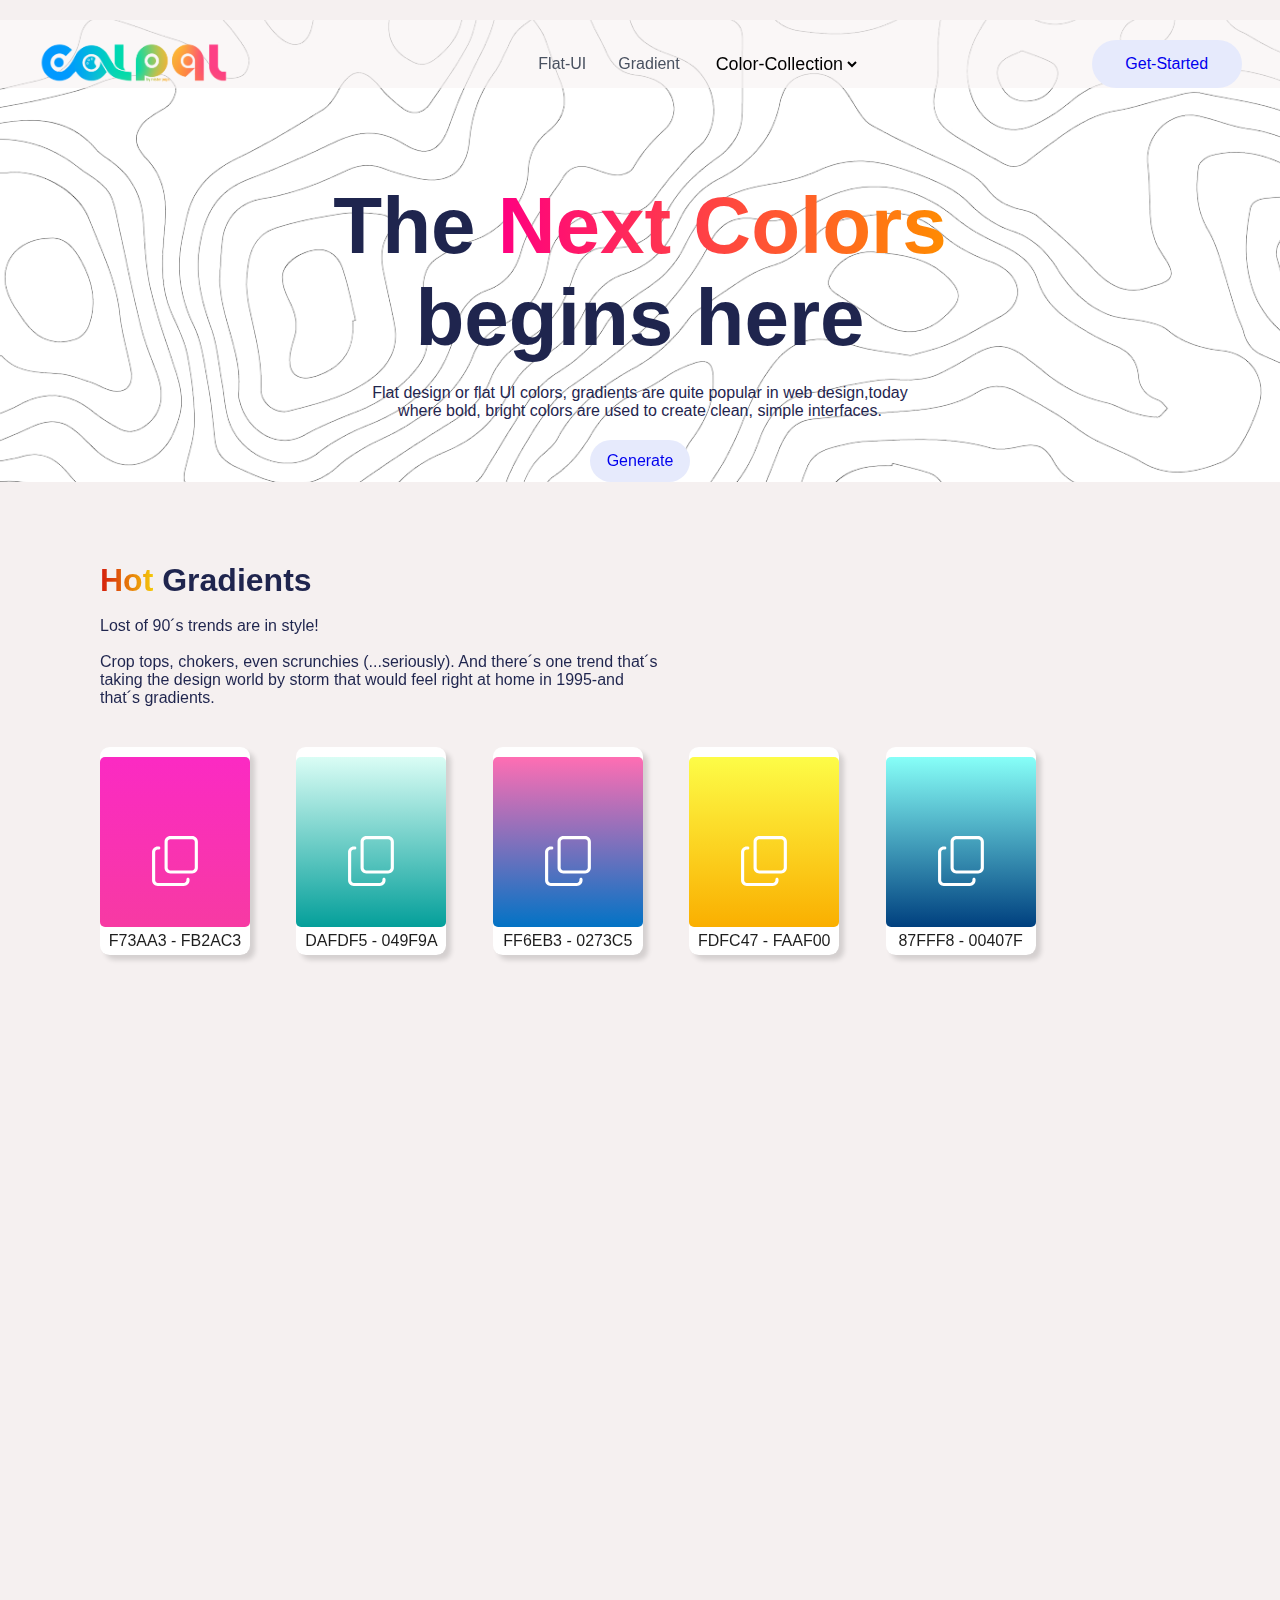
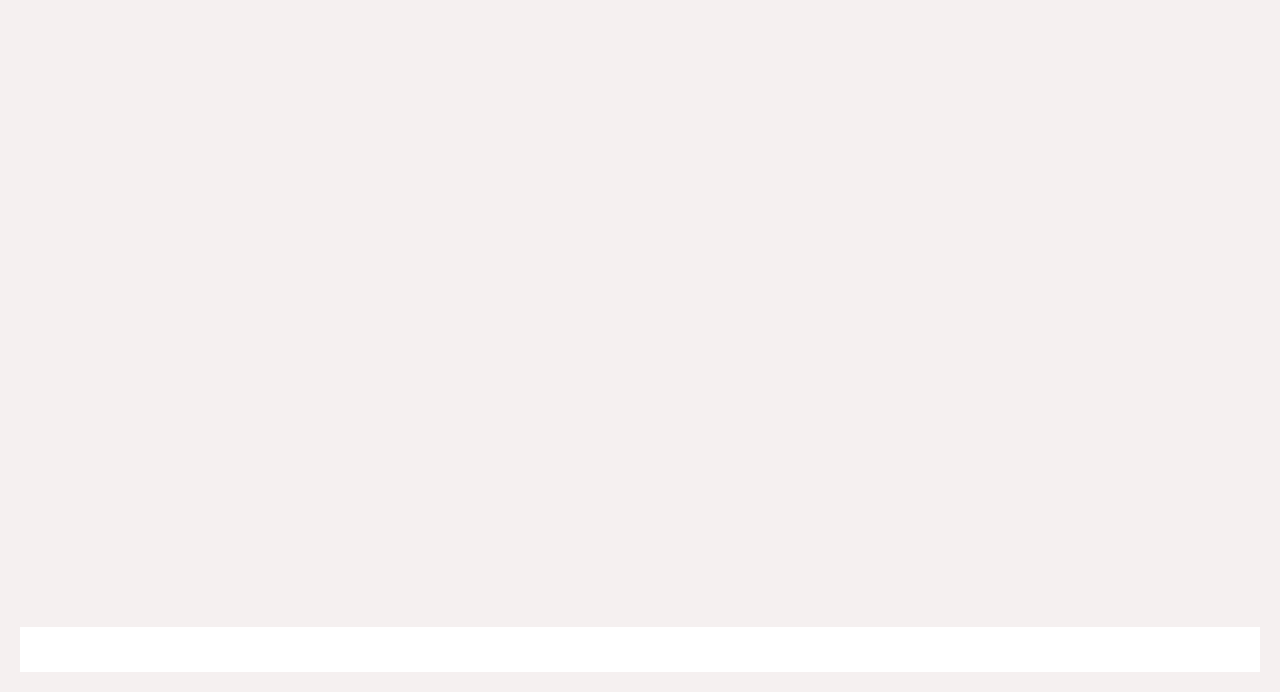
<file: colpal-hackday/index.html>
<!DOCTYPE html>
<html lang="en">

<head>
    <meta charset="UTF-8">
    <meta name="viewport" content="width=device-width, initial-scale=1.0">
    <link rel="stylesheet" href="style.css">
    <title></title>
    <link rel="shortcut icon" href="assets/img/favicon/favicon-16x16.png" type="image/x-icon">
</head>

<body>
    <main>
        <nav>
            <div class="logo-nav">
                <a href="index.html"><img src="assets/img/logos/png/cololpal_logo.png" alt="logo-nav"></a> 
            </div>

            <ul class="list-nav">
                <ul><a href="flatUI.htm">Flat-UI</a></ul>
                <ul><a href="hot-gradient.html">Gradient</a></ul>
                <select  class="select-box">
                    <option <a href="mono-chromatic.html"> Color-Collection </a></option>
                    <option value="to popular"> Popular </option>
                    <option value="to month"> Month </option>
                    <option value="to year"> Year </option>
                </select>
                <div class="get-started "><a href="#">Get-Started</a></div>
            </ul>
        </nav>

        <div id="text-hero">
            <h1 class="title "> <span class="hidden3">The <span class="span-title ">Next Colors</span></span>   <br> <p class="hidden4">begins here</p> </h1>
            <p class="paragrafo-hero">Flat design or flat UI colors, gradients are quite popular in web design,today <br>
                where bold, bright colors are used to create clean, simple interfaces.    
            </p>
            <div class="header--text__buttom">
                <a class="buttom__normal hidden" href="generate.htm">Generate</a>
            </div>     
        </div>
    </main>    
    <section id="section-hot-gradients">
        <div id="hot-gradients" >
            <h1 class="tile-hot-gradients hidden"> <span class="span-hot-gradients">Hot</span> Gradients</h1>
            <br>
            <p class="text-hot-gradients hidden" class="hidden">Lost of 90´s trends are in style! <br>
            <br> 
            Crop tops, chokers, even scrunchies (...seriously). And there´s one trend that´s <br>
            taking the design world by storm that would feel right at home in 1995-and <br> 
            that´s gradients. </p> 

            <div class="cards hidden">
                <div class="card hidden" id="card1">
                    <div class="gradient-1"><img src="assets/img/copy-1.svg" alt="" class="copy-img" onclick="copyText('card1')" ></div>
                    <div class="text-card"><p>F73AA3 - FB2AC3</p></div>
                </div>
                <div class="card hidden" id="card2">
                    <div class="gradient-2"><img src="assets/img/copy-1.svg" alt="" class="copy-img" onclick="copyText('card2')"></div>
                    <div class="text-card"><p>DAFDF5 - 049F9A</p></div>
                </div>
                <div class="card hidden" id="card3">
                    <div class="gradient-3"><img src="assets/img/copy-1.svg" alt="" class="copy-img" onclick="copyText('card3')"></div>
                    <div class="text-card"><p>FF6EB3 - 0273C5</p></div>
                </div>
                <div class="card hidden" id="card4">
                    <div class="gradient-4"><img src="assets/img/copy-1.svg" alt="" class="copy-img" onclick="copyText('card4')"></div>
                    <div class="text-card"><p>FDFC47 - FAAF00</p> </div>
                </div>
                <div class="card hidden" id="card5">
                    <div class="gradient-5"><img src="assets/img/copy-1.svg" alt="" class="copy-img" onclick="copyText('card5')"></div>
                    <div class="text-card"><p>87FFF8 - 00407F</p></div>
                </div>
            </div>

            <div class="explore-more hidden">
                <a href="hot-gradient.html" class="a-explore-more">Explore more</a>
            </div>
        </div>
    </section>

    <section id="mono-chromatic" >
        <div id="mono-chromatic">
            <h2 class="hidden"> <span class="span-mono-chromatic hidden">Mono</span> Chromatic</h2>
            <p class="paragrafy-mono-chromatic hidden">
                <br>
                Lots of 90's trends are back in style! <br>
                <br>
                Crop tops, chokers, even scrunchies (…seriously). And there’s one trend that’s <br>
                taking the design world by storm that would feel right at home in 1995—and
                that’s <br>
                gradients.
            </p>
            <div class="cards hidden">
                <div class="card hidden">
                    <div class="gradient-monocromatic-1-1"></div>
                    <div class="gradient-monocromatic-1-2"></div>
                    <div class="gradient-monocromatic-1-3"></div>
                    <div class="gradient-monocromatic-1-4"></div>
                    <div class="gradient-monocromatic-1-5"></div>
                    <div class="text-card">F73AA3 - FB2AC3</div>
                </div>
                <div class="card hidden">
                    <div class="gradient-monocromatic-2-1"></div>
                    <div class="gradient-monocromatic-2-2"></div>
                    <div class="gradient-monocromatic-2-3"></div>
                    <div class="gradient-monocromatic-2-4"></div>
                    <div class="gradient-monocromatic-2-5"></div>
                    <div class="text-card">DAFDF5 - 049F9A</div>
                </div>
                <div class="card hidden">
                    <div class="gradient-monocromatic-3-1"></div>
                    <div class="gradient-monocromatic-3-2"></div>
                    <div class="gradient-monocromatic-3-3"></div>
                    <div class="gradient-monocromatic-3-4"></div>
                    <div class="gradient-monocromatic-3-5"></div>
                    <div class="text-card">FF6EB3 - 0273C5</div>
                </div>
                <div class="card hidden">
                    <div class="gradient-monocromatic-4-1"></div>
                    <div class="gradient-monocromatic-4-2"></div>
                    <div class="gradient-monocromatic-4-3"></div>
                    <div class="gradient-monocromatic-4-4"></div>
                    <div class="gradient-monocromatic-4-5"></div>
                    <div class="text-card">FDFC47 - FAAF00</div>
                </div>
                <div class="card hidden">
                    <div class="gradient-monocromatic-5-1"></div>
                    <div class="gradient-monocromatic-5-2"></div>
                    <div class="gradient-monocromatic-5-3"></div>
                    <div class="gradient-monocromatic-5-4"></div>
                    <div class="gradient-monocromatic-5-5"></div>
                    <div class="text-card">87FFF8 - 00407F</div>
                </div>
            </div> 
            <div class="explore-more hidden">
                <a href="mono-chromatic.html" class="a-explore-more">Explore more</a>
            </div>   
        </div>

    </section>

    <section id="why-this-colors ">
        <div class="why-this-colors hidden">
            <h1  class="h1-why-this-colors">Why this <span class="span-why-this-colors">Colors?</span> </h1>
            <p class="p-why-this-colors">
                Flat design or flat UI colors, gradients are quite popular in web design, today <br>
                where bold, bright colors are used to create clean, simple interfaces. 
            </p>
            <div class="generate-color hidden">
                <a href="flatUI.htm" class="a-generate-color" >Generate color</a>
            </div>
        </div>    
    </section>

    <div class="thanks-for-choosing-us">
        <div id="thanks-for-choosing-us" class="hidden">
            <h2 class="h2-tanks-for-choosing-us">Thanks for choosing us</h2>
            <p class="hidden">
                <br>
                is you find it useful, help us make it more funny <br>
                weve a team collaborating/building bla bla la
            </p>
            <div class="Collaborate-coding hidden">
                <a href="https://github.com/SimonAbilio/colpal.git" class="a-Collaborate hidden" >Collaborate coding</a>
            </div>
        </div>    
        <div class="img-thanks-for-choosing-us hidden">
            <img src="assets/img/flatUI.png" alt="" class="flut-ui">
        </div>
        </div>
        
  <footer><img src="assets/img/logo_logo.png" alt="" class="footer hidden"></footer>
    

    <script>

        const myObserver = new IntersectionObserver( (entries) => {
                    entries.forEach( (entry) => {
                        if(entry.isIntersecting){
                            entry.target.classList.add(`show`)
                            entry.target.classList.add(`show2`)
                            entry.target.classList.add(`show3`)
                            entry.target.classList.add(`show4`)
                        } else {
                            entry.target.classList.remove(`show`)
                            entry.target.classList.remove(`show2`)
                            entry.target.classList.remove(`show3`)
                            entry.target.classList.remove(`show4`)
                        }
                    })
                } )

        const elements = document.querySelectorAll(`.hidden`)
        const elements2 = document.querySelectorAll(`.card`)
        const elements3 = document.querySelectorAll(`.hidden3`)
        const elements4 = document.querySelectorAll(`.hidden4`)

        elements4.forEach((element)=> myObserver.observe (element));
        elements3.forEach((element)=> myObserver.observe (element));
        elements2.forEach((element)=> myObserver.observe (element));
        elements.forEach( (element) => myObserver.observe(element));



        function copyText(cardId) {
          // Encontrar o elemento de texto dentro do card específico
          var textoElemento = document.getElementById(cardId).querySelector('p');
      
          // Criar um elemento de área de texto temporário
          var textareaTemporario = document.createElement('textarea');
          
          // Definir o valor do elemento de área de texto como o texto do card
          textareaTemporario.value = textoElemento.innerText;
      
          // Adicionar o elemento de área de texto ao corpo do documento
          document.body.appendChild(textareaTemporario);
      
          // Selecionar o conteúdo do elemento de área de texto
          textareaTemporario.select();
      
          // Executar o comando de cópia
          document.execCommand('copy');
      
          // Remover o elemento de área de texto temporário
          document.body.removeChild(textareaTemporario);
      
          // Dar feedback ao usuário
          alert('Texto copiado com sucesso!');
        }

       
    </script>
</body>

</html>
</file>
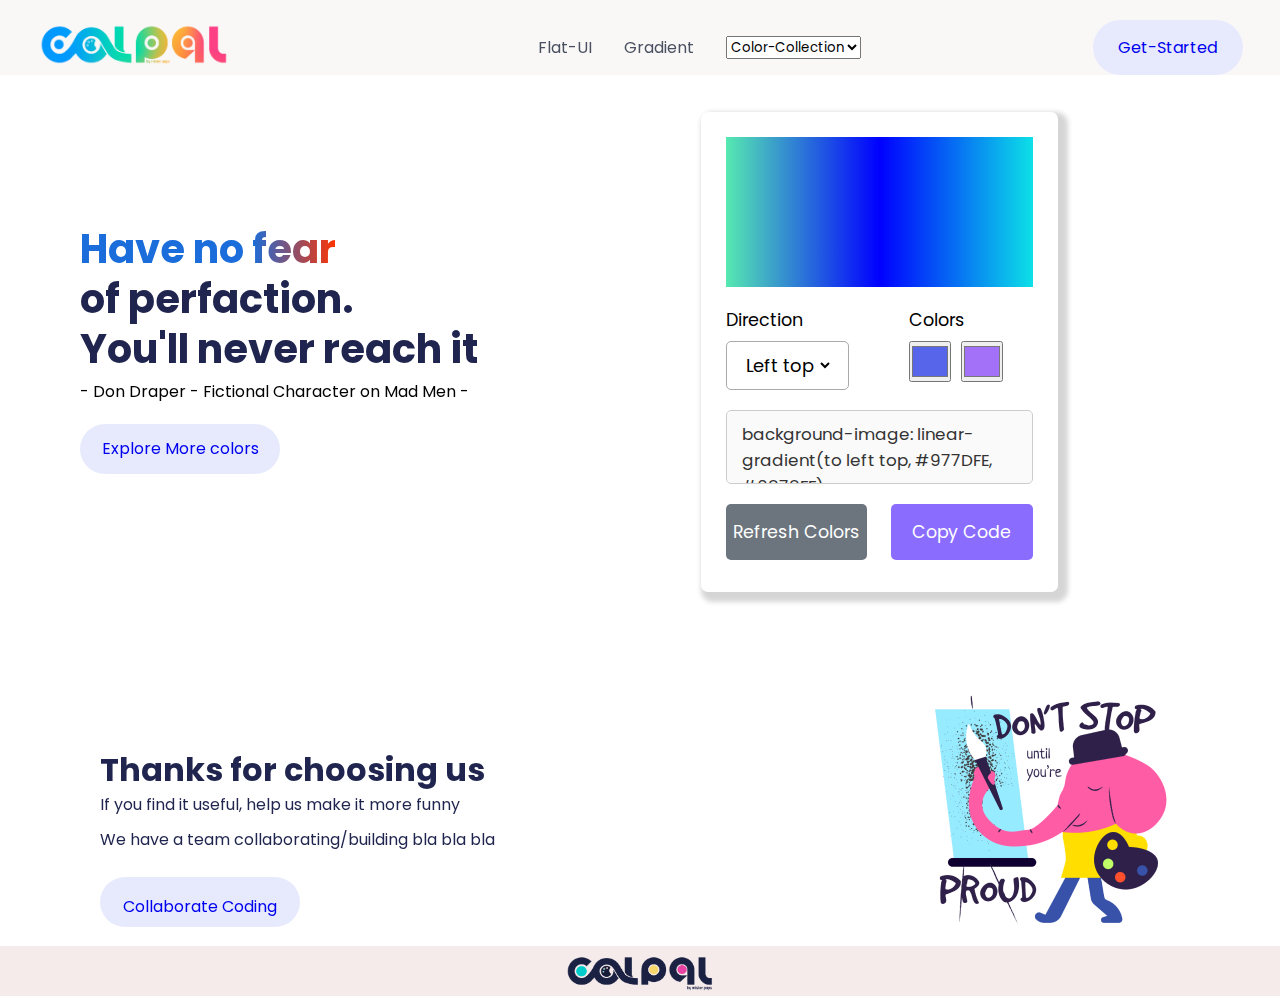
<file: colpal-hackday/flatUI.htm>
<!DOCTYPE html>
<html lang="en">

<head>
    <meta charset="UTF-8">
    <meta name="viewport" content="width=device-width, initial-scale=1.0">
    <title>Document</title>
    <link rel="stylesheet" href="generate.css">
    <link rel="stylesheet" href="flatUI.css">
    <script src="generate.js" defer></script>
</head>

<body>
    <header>
        <nav>
            <div class="logo-nav">
                <a href="index.html"><img src="assets/img/logos/png/cololpal_logo.png" alt="logo-nav"></a> 
            </div>

            <ul class="list-nav">
                <ul><a href="flatUI.htm">Flat-UI</a></ul>
                <ul><a href="hot-gradient.html">Gradient</a></ul>
                <select  class="select-box">
                    <option a href="mono-chromatic.html"> Color-Collection </a></option>
                    <option value="to popular"> Popular </option>
                    <option value="to month"> Month </option>
                    <option value="to year"> Year </option>
                </select>
                <div class="get-started"><a href="#">Get-Started</a></div>
            </ul>
        </nav>
    </header>
    
    <section class="flat-ui">
        <div class="paragraph-tilte">
            <h1 class="title hidden"> <span class="span-have-no">Have no</span> <span class="span-fear" >fear</span>   <br> of perfaction. <br> You'll never reach it </h1>
            <p class="hidden">- Don Draper - Fictional Character on Mad Men -</p>
            <div class="explore-more-colors__buttom hidden">
                <a class="buttom__normal" href="hot-gradient.html">Explore More colors</a>
            </div>
        </div>
       
        <div class="wrapper">
            <div class="gradient-box"></div>
            <div class="row options">
                <div class="column direction">
                    <p>Direction</p>
                    <div class="select-box">
                        <select>
                            <option value="to top">Top</option>
                            <option value="to right top">Right top</option>
                            <option value="to right">Right</option>
                            <option value="to right bottom">Right bottom</option>
                            <option value="to bottom">Bottom</option>
                            <option value="to left bottom">Left bottom</option>
                            <option value="to left">Left</option>
                            <option value="to left top" selected="">Left top</option>
                        </select>
                    </div>
                </div>
                <div class="column palette">
                    <p>Colors</p>
                    <div class="colors">
                        <input type="color" value="#5665E9">
                        <input type="color" value="#A271F8">
                    </div>
                </div>
            </div>
            <textarea class="row"
                disabled="">background-image: linear-gradient(to left top, #977DFE,  #6878FF);</textarea>
            <div class="row buttons">
                <button class="refresh">Refresh Colors</button>
                <button class="copy">Copy Code</button>
            </div>
        </div>
    </section>

    <section class="thanks-for-choosing-us">
        <div class="div-text">
            <h1 class="thanks-for-choosing-us hidden">Thanks for choosing us</h1>
            <p class="hidden">If you find it useful, help us make it more funny <br>
            We have a team collaborating/building bla bla bla</p>
            <div class="explore-more-colors__buttom hidden">
                <a class="buttom__normal buttom hidden" href="https://github.com/SimonAbilio/colpal.git">Collaborate Coding</a>
            </div>
        </div>
       
        <div class="div-img"><img src="assets/img/flatUI.png" alt="dont stop img"></div>
    </section>
    <footer><img src="assets/img/logo_logo.png" alt="" class="footer"></footer>

    <script>
         const myObserver = new IntersectionObserver( (entries) => {
                    entries.forEach( (entry) => {
                        if(entry.isIntersecting){
                            entry.target.classList.add(`show`)
                            
                        } else {
                            entry.target.classList.remove(`show`)

                        }
                    })
                } )

        const elements = document.querySelectorAll(`.hidden`)
    
        elements.forEach( (element) => myObserver.observe(element));

    </script>

</body>

</html>
</file>
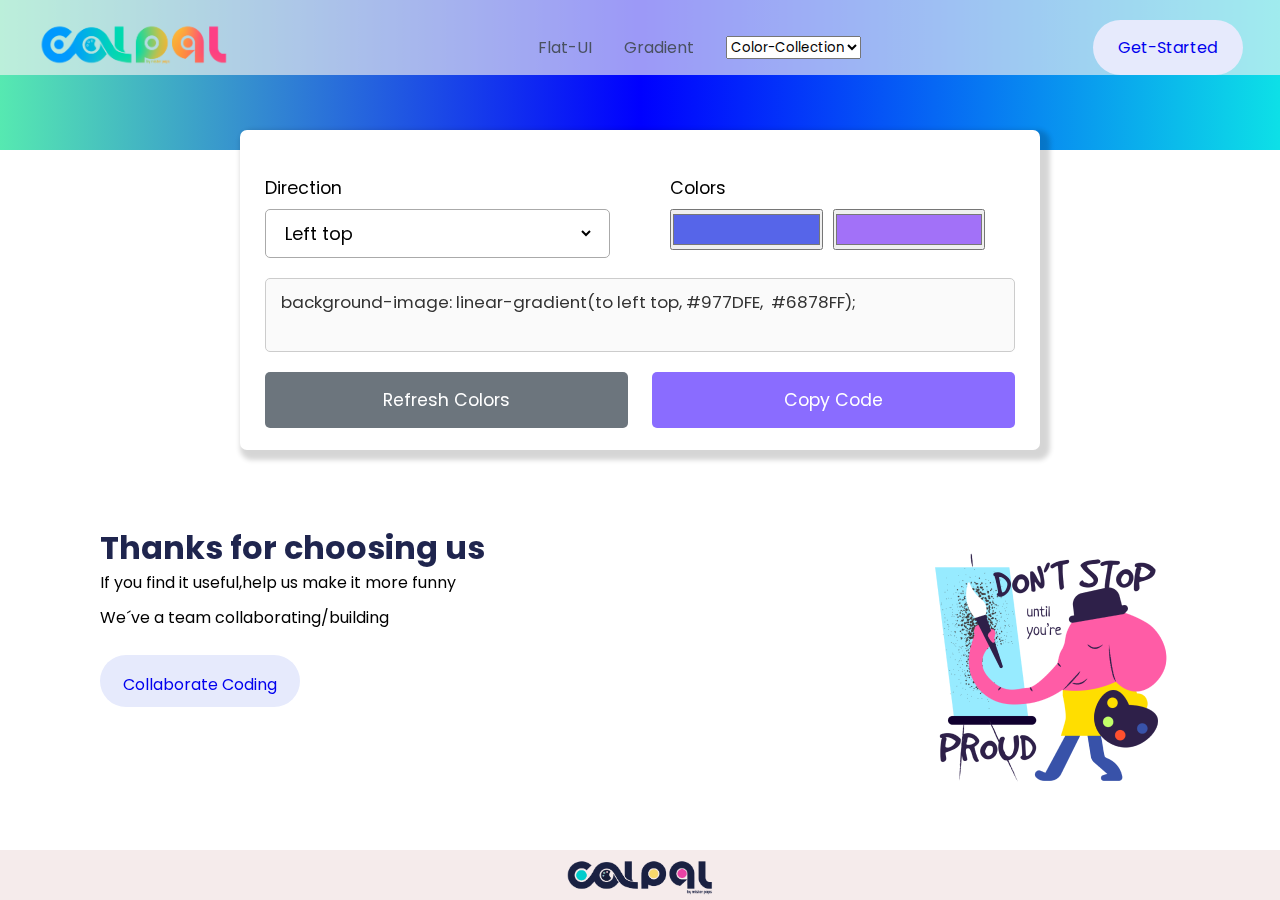
<file: colpal-hackday/generate.htm>
<!DOCTYPE html>
<!-- Coding By CodingNepal - youtube.com/codingnepal -->
<html lang="en" dir="ltr">

<head>
    <meta charset="utf-8">
    <title>Gradient Color Generator in JavaScript | CodingNepal</title>
    <link rel="stylesheet" href="generate.css">
    <meta name="viewport" content="width=device-width, initial-scale=1.0">
    <script src="generate.js" defer></script>
</head>

<body>
    <header>
        <nav>
            <div class="logo-nav">
                <a href="index.html"><img src="assets/img/logos/png/cololpal_logo.png" alt="logo-nav"></a> 
            </div>

            <ul class="list-nav">
                <ul><a href="flatUI.htm">Flat-UI</a></ul>
                <ul><a href="hot-gradient.html">Gradient</a></ul>
                <select  class="select-box">
                    <option a href="mono-chromatic.html"> Color-Collection </a></option>
                    <option value="to popular"> Popular </option>
                    <option value="to month"> Month </option>
                    <option value="to year"> Year </option>
                </select>
                <div class="get-started"><a href="#">Get-Started</a></div>
            </ul>
        </nav>
    </header>
    
    <div class="gradient-box"></div>
    <div class="wrapper hidden">

        <div class="row options">
            <div class="column direction">
                <p>Direction</p>
                <div class="select-box">
                    <select>
                        <option value="to top">Top</option>
                        <option value="to right top">Right top</option>
                        <option value="to right">Right</option>
                        <option value="to right bottom">Right bottom</option>
                        <option value="to bottom">Bottom</option>
                        <option value="to left bottom">Left bottom</option>
                        <option value="to left">Left</option>
                        <option value="to left top" selected>Left top</option>
                    </select>
                </div>
            </div>
            <div class="column palette">
                <p>Colors</p>
                <div class="colors">
                    <input type="color" value="#5665E9">
                    <input type="color" value="#A271F8">
                </div>
            </div>
        </div>
        <textarea class="row" disabled>background-image: linear-gradient(to left top, #977DFE,  #6878FF);</textarea>
        <div class="row buttons">
            <button class="refresh">Refresh Colors</button>
            <button class="copy">Copy Code</button>
        </div>
    </div>
    <section class="thanks-for-choosing-us hidden">
        <div class="div-text hidden">
            <h1 class="h1-thanks-for-choosing-us hidden">Thanks for choosing us</h1>
            <p class="p-thanks-for-choosing-us hidden">
                If you find it useful,help us make it more funny<br>
                We´ve a team collaborating/building
            </p>
            <div class="explore-more-colors__buttom hidden">
                <a class="buttom__normal buttom" href="https://github.com/SimonAbilio/colpal.git">Collaborate Coding</a>
            </div>
        </div>
        <div class="div-img"><img src="assets/img/flatUI.png" alt="dont stop img"></div>
    </section> 
    <footer> <div class="footer"><img src="assets/img/logo_logo.png" alt="" class="footer"></div></footer>   

    <script>
        const myObserver = new IntersectionObserver( (entries) => {
                    entries.forEach( (entry) => {
                        if(entry.isIntersecting){
                            entry.target.classList.add(`show`)
                            entry.target.classList.add(`show2`)
                            entry.target.classList.add(`show3`)
                            entry.target.classList.add(`show4`)
                        } else {
                            entry.target.classList.remove(`show`)
                            entry.target.classList.remove(`show2`)
                            entry.target.classList.remove(`show3`)
                            entry.target.classList.remove(`show4`)
                        }
                    })
                } )

        const elements = document.querySelectorAll(`.hidden`)
        const elements2 = document.querySelectorAll(`.card`)
        const elements3 = document.querySelectorAll(`.hidden3`)
        const elements4 = document.querySelectorAll(`.hidden4`)

        elements4.forEach((element)=> myObserver.observe (element));
        elements3.forEach((element)=> myObserver.observe (element));
        elements2.forEach((element)=> myObserver.observe (element));
        elements.forEach( (element) => myObserver.observe(element));
    </script>
</body>

</html>
</file>
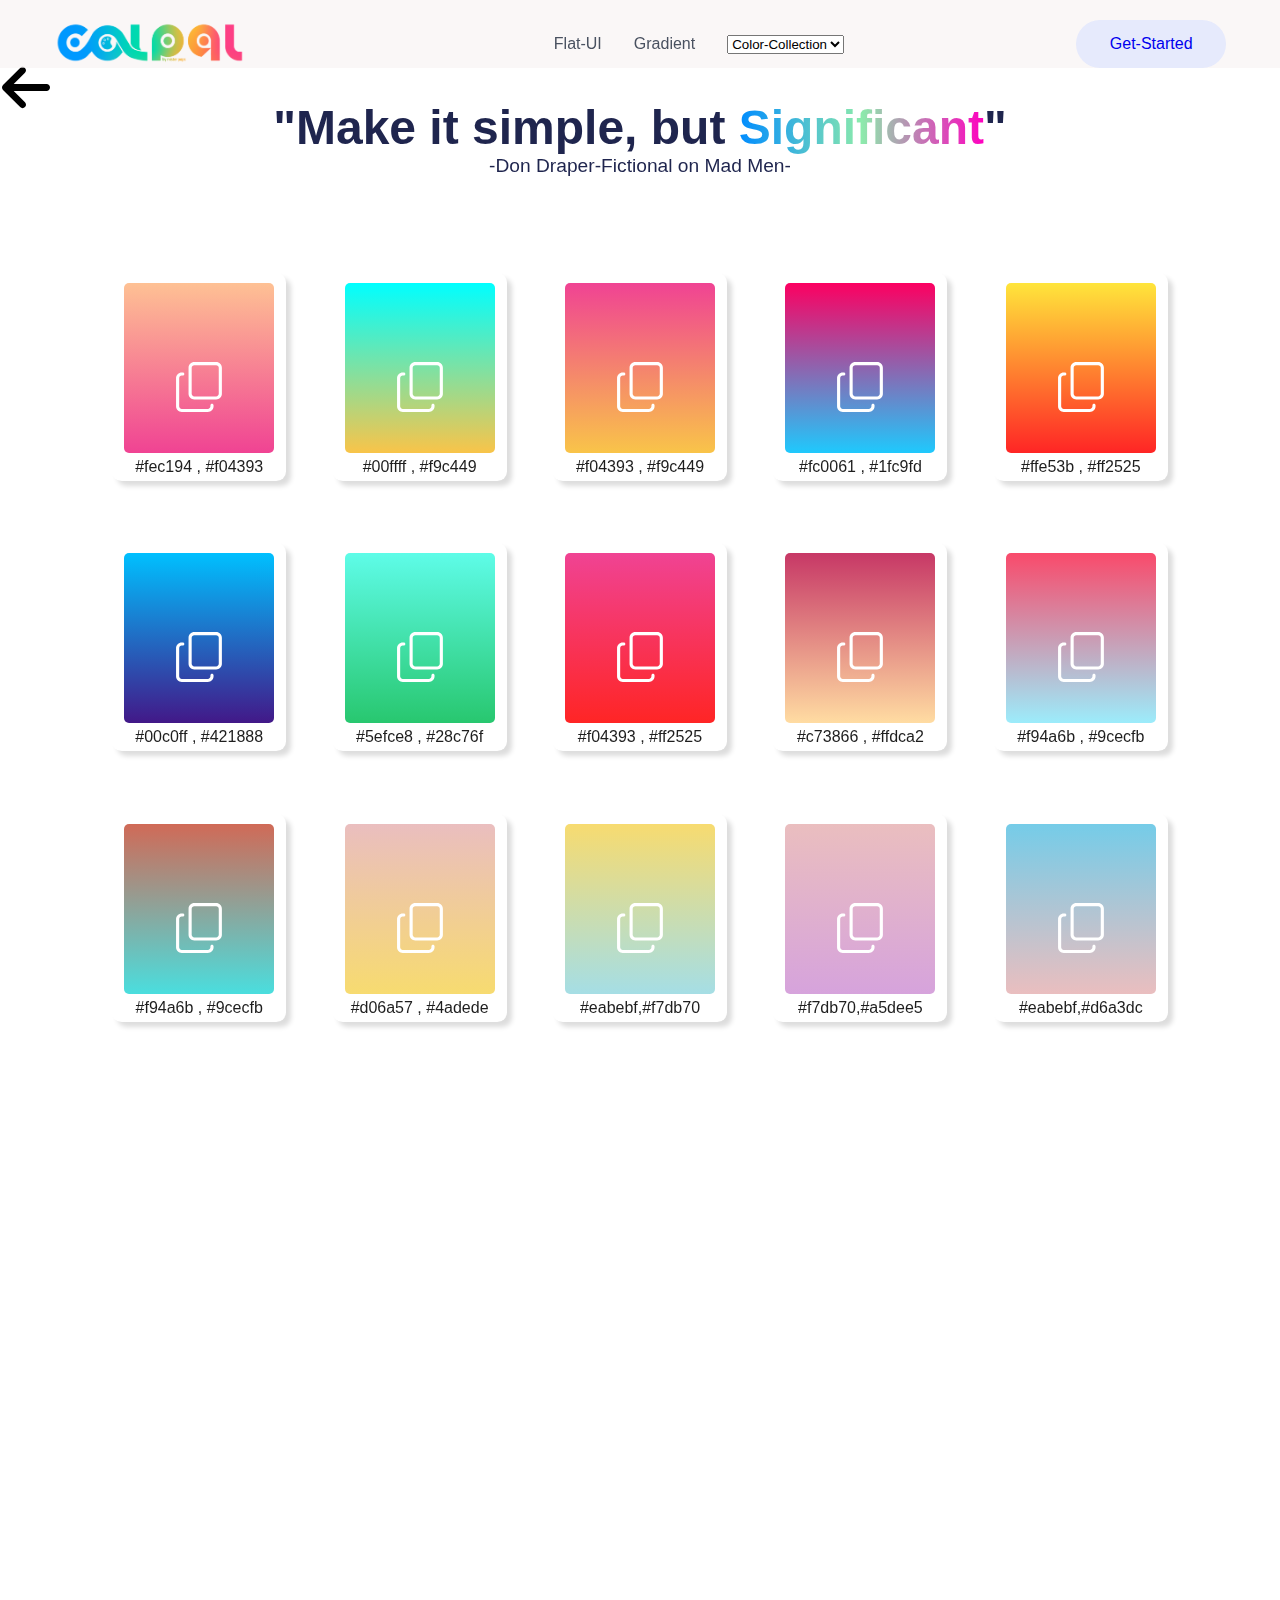
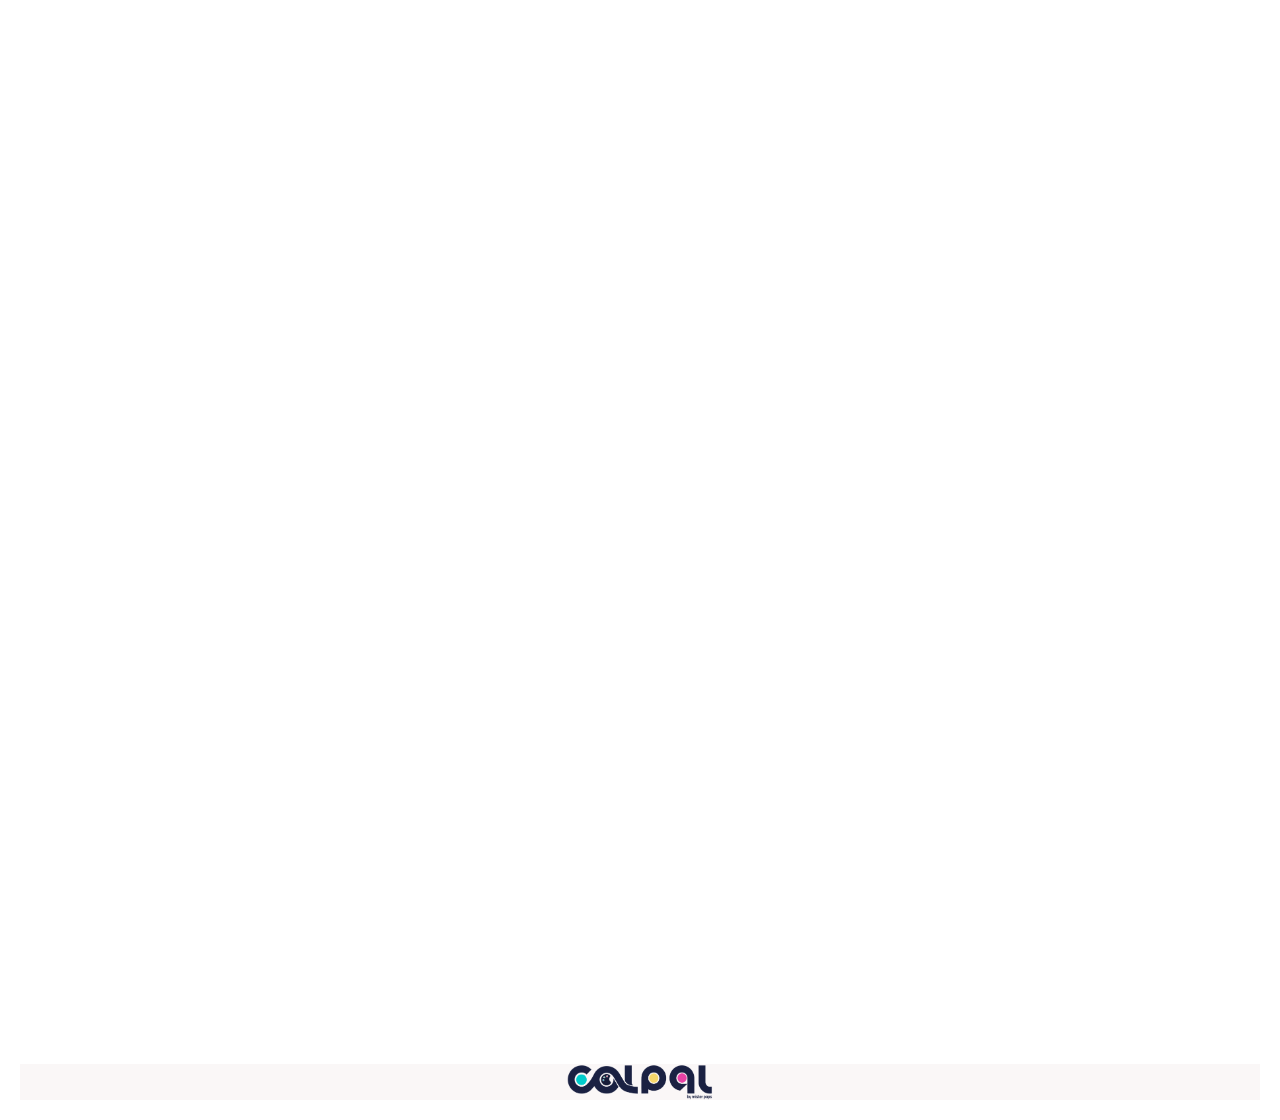
<file: colpal-hackday/hot-gradient.html>
<!DOCTYPE html>
<html lang="en">
<head>
    <meta charset="UTF-8">
    <meta http-equiv="X-UA-Compatible" content="IE=edge">
    <meta name="viewport" content="width=device-width, initial-scale=1.0">
    <title>Document</title>
    <link rel="stylesheet" href="hot-gradient.css">
</head>
<body>
    <header>
        <nav>
            <div class="logo-nav">
                <a href="index.html"><img src="assets/img/logos/png/cololpal_logo.png" alt="logo-nav"></a> 
            </div>

            <ul class="list-nav">
                <ul><a href="flatUI.htm">Flat-UI</a></ul>
                <ul><a href="hot-gradient.html">Gradient</a></ul>
                <select  class="select-box">
                    <option <a href="mono-chromatic.html"> Color-Collection </a></option>
                    <option value="to popular"> Popular </option>
                    <option value="to month"> Month </option>
                    <option value="to year"> Year </option>
                </select>
                <div class="get-started"><a href="#">Get-Started</a></div>
            </ul>
        </nav>
    </header>

    <div class="back">
        <a href="index.html"><img src="assets/img/arrow-left-solid.svg" class="back-img"></a> 
    </div>

    <div class="text hidden">
        <h2 class="h2">"Make it simple, but <span>Significant</span>"</h2>
        <p>-Don Draper-Fictional on Mad Men-</p> 
    </div>

    <section id="gradients">
        <div class="cards">
            <div class="card" id="card1">
                <div class="gradiente-1"><img src="assets/img/copy-1.svg" alt="" class="copy-img" onclick="copyText('card1')"></div>
                <div class="text-card"><p>#fec194 , #f04393</p></div>
                
            </div>
            <div class="card" id="card2">
                <div class="gradiente-2"><img src="assets/img/copy-1.svg" alt="" class="copy-img" onclick="copyText('card2')"></div>
                <div class="text-card"><p>#00ffff , #f9c449</p> </div>
            </div>
            <div class="card" id="card3">
                <div class="gradiente-3"><img src="assets/img/copy-1.svg" alt="" class="copy-img" onclick="copyText('card3')"></div>
                <div class="text-card"><p>#f04393 , #f9c449</p></div>
            </div>
            <div class="card" id="card4">
                <div class="gradiente-4"><img src="assets/img/copy-1.svg" alt="" class="copy-img" onclick="copyText('card4')"></div>
                <div class="text-card"><p>#fc0061 , #1fc9fd</p></div>
            </div>
            <div class="card" id="card5">
                <div class="gradiente-5"><img src="assets/img/copy-1.svg" alt="" class="copy-img" onclick="copyText('card5')"></div>
                <div class="text-card"><p>#ffe53b , #ff2525</p></div>
            </div>
            <div class="card" id="card6">
                <div class="gradiente-6"><img src="assets/img/copy-1.svg" alt="" class="copy-img" onclick="copyText('card6')"></div>
                <div class="text-card"><p>#00c0ff , #421888</p></div>
            </div>
            <div class="card" id="card7">
                <div class="gradiente-7"><img src="assets/img/copy-1.svg" alt="" class="copy-img" onclick="copyText('card7')"></div>
                <div class="text-card"><p>#5efce8 , #28c76f</p></div>
            </div>
            <div class="card" id="card8">
                <div class="gradiente-8"><img src="assets/img/copy-1.svg" alt="" class="copy-img" onclick="copyText('card8')"></div>
                <div class="text-card"><p>#f04393 , #ff2525</p></div>
            </div>
            <div class="card" id="card9">
                <div class="gradiente-9"><img src="assets/img/copy-1.svg" alt="" class="copy-img" onclick="copyText('card9')"></div>
                <div class="text-card"><p>#c73866 ,  #ffdca2</p></div>
            </div>
            <div class="card" id="card10">
                <div class="gradiente-10"><img src="assets/img/copy-1.svg" alt="" class="copy-img" onclick="copyText('card10')"></div>
                <div class="text-card"><p>#f94a6b , #9cecfb</p></div>
            </div>
            <div class="card" id="card11">
                <div class="gradiente-11"><img src="assets/img/copy-1.svg" alt="" class="copy-img" onclick="copyText('card11')"></div>
                <div class="text-card"><p>#f94a6b , #9cecfb</p></div>
            </div>
            <div class="card" id="card12">
                <div class="gradiente-12"><img src="assets/img/copy-1.svg" alt="" class="copy-img" onclick="copyText('card12')"></div>
                <div class="text-card"><p>#d06a57 , #4adede</p></div>
            </div>
            <div class="card" id="card13">
                <div class="gradiente-13"><img src="assets/img/copy-1.svg" alt="" class="copy-img" onclick="copyText('card13')"></div>
                <div class="text-card"><p>#eabebf,#f7db70</p></div>
            </div>
            <div class="card" id="card14">
                <div class="gradiente-14"><img src="assets/img/copy-1.svg" alt="" class="copy-img" onclick="copyText('card14')"></div>
                <div class="text-card"><p>#f7db70,#a5dee5</p></div>
            </div>
            <div class="card" id="card15">
                <div class="gradiente-15"><img src="assets/img/copy-1.svg" alt="" class="copy-img" onclick="copyText('card15')"></div>
                <div class="text-card"><p>#eabebf,#d6a3dc</p></div>
            </div>
            <div class="card" id="card16">
                <div class="gradiente-16"><img src="assets/img/copy-1.svg" alt="" class="copy-img" onclick="copyText('card16')"></div>
                <div class="text-card"><p>#75cce8, #eabebf</p></div>
            </div>
            <div class="card" id="card17">
                <div class="gradiente-17"><img src="assets/img/copy-1.svg" alt="" class="copy-img" onclick="copyText('card17')"></div>
                <div class="text-card"><p>#050831,#f946aa</p></div>
            </div>
            <div class="card" id="card18">
                <div class="gradiente-18"><img src="assets/img/copy-1.svg" alt="" class="copy-img" onclick="copyText('card18')"></div>
                <div class="text-card"><p>#42549f,#415ba6</p></div>
            </div>
            <div class="card" id="card19">
                <div class="gradiente-19"><img src="assets/img/copy-1.svg" alt="" class="copy-img" onclick="copyText('card19')"></div>
                <div class="text-card"><p>#f946aa,#42549f</p></div>
            </div>
            <div class="card" id="card20">
                <div class="gradiente-20"><img src="assets/img/copy-1.svg" alt="" class="copy-img" onclick="copyText('card20')"></div>
                <div class="text-card"><p>#0ea18f, #fb9469</p></div>
            </div>
            <div class="card" id="card21">
                <div class="gradiente-21"><img src="assets/img/copy-1.svg" alt="" class="copy-img" onclick="copyText('card21')"></div>
                <div class="text-card"><p>#050831,#f946aa</p></div>
            </div>
            <div class="card" id="card22">
                <div class="gradiente-22"><img src="assets/img/copy-1.svg" alt="" class="copy-img" onclick="copyText('card22')"></div>
                <div class="text-card"><p>#f46a79,#415ba6</p>  </div>
            </div>
            <div class="card" id="card23">
                <div class="gradiente-23"><img src="assets/img/copy-1.svg" alt="" class="copy-img" onclick="copyText('card23')"></div>
                <div class="text-card"><p>#fab636,#1aa6b7</p></div>
            </div>
            <div class="card" id="card24">
                <div class="gradiente-24"><img src="assets/img/copy-1.svg" alt="" class="copy-img" onclick="copyText('card24')"></div>
                <div class="text-card"><p>#415ba6, #53a6d8</p></div>
            </div>
            <div class="card" id="card25">
                <div class="gradiente-25"><img src="assets/img/copy-1.svg" alt="" class="copy-img" onclick="copyText('card25')"></div>
                <div class="text-card"><p>#050831,#d65c5b</p></div>
            </div>
            <div class="card" id="card26">
                <div class="gradiente-26"><img src="assets/img/copy-1.svg" alt="" class="copy-img" onclick="copyText('card26')"></div>
                <div class="text-card"><p>#ff414d,#154654</p></div>
            </div>
            <div class="card" id="card27">
                <div class="gradiente-27"><img src="assets/img/copy-1.svg" alt="" class="copy-img" onclick="copyText('card27')"></div>
                <div class="text-card"><p>#88cdf6,#42549f</p></div>
            </div>
            <div class="card" id="card28">
                <div class="gradiente-28"><img src="assets/img/copy-1.svg" alt="" class="copy-img" onclick="copyText('card28')"></div>
                <div class="text-card"><p>#0ea18f, #f9e173</p></div>
            </div>
            <div class="card" id="card29">
                <div class="gradiente-29"><img src="assets/img/copy-1.svg" alt="" class="copy-img" onclick="copyText('card29')"></div>
                <div class="text-card"><p>#f2d414,#192473</p></div>
            </div>
            <div class="card" id="card30">
                <div class="gradiente-30"><img src="assets/img/copy-1.svg" alt="" class="copy-img" onclick="copyText('card30')"></div>
                <div class="text-card"><p>#a9f26f,#de1f6f</p></div>
            </div>
            <div class="card" id="card31">
                <div class="gradiente-31"><img src="assets/img/copy-1.svg" alt="" class="copy-img" onclick="copyText('card31')"></div>
                <div class="text-card"><p>#f0cd79,#083465</p></div>
            </div>
            <div class="card" id="card32">
                <div class="gradiente-32"><img src="assets/img/copy-1.svg" alt="" class="copy-img" onclick="copyText('card32')"></div>
                <div class="text-card"><p>#4fc2f1,#9c16d9</p></div>
            </div>
            <div class="card" id="card33">
                <div class="gradiente-33"><img src="assets/img/copy-1.svg" alt="" class="copy-img" onclick="copyText('card33')"></div>
                <div class="text-card"><p>#f6e8b9,#8f7092</p></div>
            </div>
            <div class="card" id="card34">
                <div class="gradiente-34"><img src="assets/img/copy-1.svg" alt="" class="copy-img" onclick="copyText('card34')"></div>
                <div class="text-card"><p>#e2ad9f,#083465</p></div>
            </div>
            <div class="card" id="card35">
                <div class="gradiente-35"><img src="assets/img/copy-1.svg" alt="" class="copy-img" onclick="copyText('card35')"></div>
                <div class="text-card"><p>#98ebbd,#083465</p></div>
            </div>
            <div class="card" id="card36">
                <div class="gradiente-36"><img src="assets/img/copy-1.svg" alt="" class="copy-img" onclick="copyText('card36')"></div>
                <div class="text-card"><p>#e4be7f,#e1481e</p></div>
            </div>
            <div class="card" id="card37">
                <div class="gradiente-37"><img src="assets/img/copy-1.svg" alt="" class="copy-img" onclick="copyText('card37')"></div>
                <div class="text-card"><p>#f0c634,#af22ea</p></div>
            </div>
            <div class="card" id="card38">
                <div class="gradiente-38"><img src="assets/img/copy-1.svg" alt="" class="copy-img" onclick="copyText('card38')"></div>
                <div class="text-card"><p>#80e4a8,#1c67a8</p></div>
            </div>
            <div class="card" id="card39">
                <div class="gradiente-39"><img src="assets/img/copy-1.svg" alt="" class="copy-img" onclick="copyText('card39')"></div>
                <div class="text-card"><p>#f8ca14,#df170a</p></div>
            </div>
            <div class="card" id="card40">
                <div class="gradiente-40"><img src="assets/img/copy-1.svg" alt="" class="copy-img" onclick="copyText('card40')"></div>
                <div class="text-card"><p>#fce0b9,#cf34fc</p></div>
            </div>
            <div class="card" id="card41">
                <div class="gradiente-41"><img src="assets/img/copy-1.svg" alt="" class="copy-img"onclick="copyText('card41')"></div>
                <div class="text-card"><p>#eabebf,#f7db70</p> </div>
            </div>
            <div class="card" id="card42">
                <div class="gradiente-42"><img src="assets/img/copy-1.svg" alt="" class="copy-img" onclick="copyText('card42')"></div>
                <div class="text-card"><p>#f7db70,#a5dee5</p></div>
            </div>
            <div class="card" id="card43">
                <div class="gradiente-43"><img src="assets/img/copy-1.svg" alt="" class="copy-img" onclick="copyText('card43')"></div>
                <div class="text-card"><p>#eabebf,#d6a3dc</p></div>
            </div>
            <div class="card" id="card44">
                <div class="gradiente-44"><img src="assets/img/copy-1.svg" alt="" class="copy-img" onclick="copyText('card44')"></div>
                <div class="text-card"><p>#75cce8, #eabebf</p> </div>
            </div>
        </div>
    </section>
    <footer><img src="assets/img/logo_logo.png" alt="" class="footer"></footer>
    <script>

        const myObserver = new IntersectionObserver( (entries) => {
                    entries.forEach( (entry) => {
                        if(entry.isIntersecting){
                            entry.target.classList.add(`show`)
                            entry.target.classList.add(`show2`)
                            entry.target.classList.add(`show3`)
                            entry.target.classList.add(`show4`)
                        } else {
                            entry.target.classList.remove(`show`)
                            entry.target.classList.remove(`show2`)
                            entry.target.classList.remove(`show3`)
                            entry.target.classList.remove(`show4`)
                        }
                    })
                } )

        const elements = document.querySelectorAll(`.hidden`)
        const elements2 = document.querySelectorAll(`.card`)
        const elements3 = document.querySelectorAll(`.hidden3`)
        const elements4 = document.querySelectorAll(`.hidden4`)

        elements4.forEach((element)=> myObserver.observe (element));
        elements3.forEach((element)=> myObserver.observe (element));
        elements2.forEach((element)=> myObserver.observe (element));
        elements.forEach( (element) => myObserver.observe(element));



        function copyText(cardId) {
          // Encontrar o elemento de texto dentro do card específico
          var textoElemento = document.getElementById(cardId).querySelector('p');
      
          // Criar um elemento de área de texto temporário
          var textareaTemporario = document.createElement('textarea');
          
          // Definir o valor do elemento de área de texto como o texto do card
          textareaTemporario.value = textoElemento.innerText;
      
          // Adicionar o elemento de área de texto ao corpo do documento
          document.body.appendChild(textareaTemporario);
      
          // Selecionar o conteúdo do elemento de área de texto
          textareaTemporario.select();
      
          // Executar o comando de cópia
          document.execCommand('copy');
      
          // Remover o elemento de área de texto temporário
          document.body.removeChild(textareaTemporario);
      
          // Dar feedback ao usuário
          alert('Texto copiado com sucesso!');
        }
    </script>
</body>
</html>
</file>
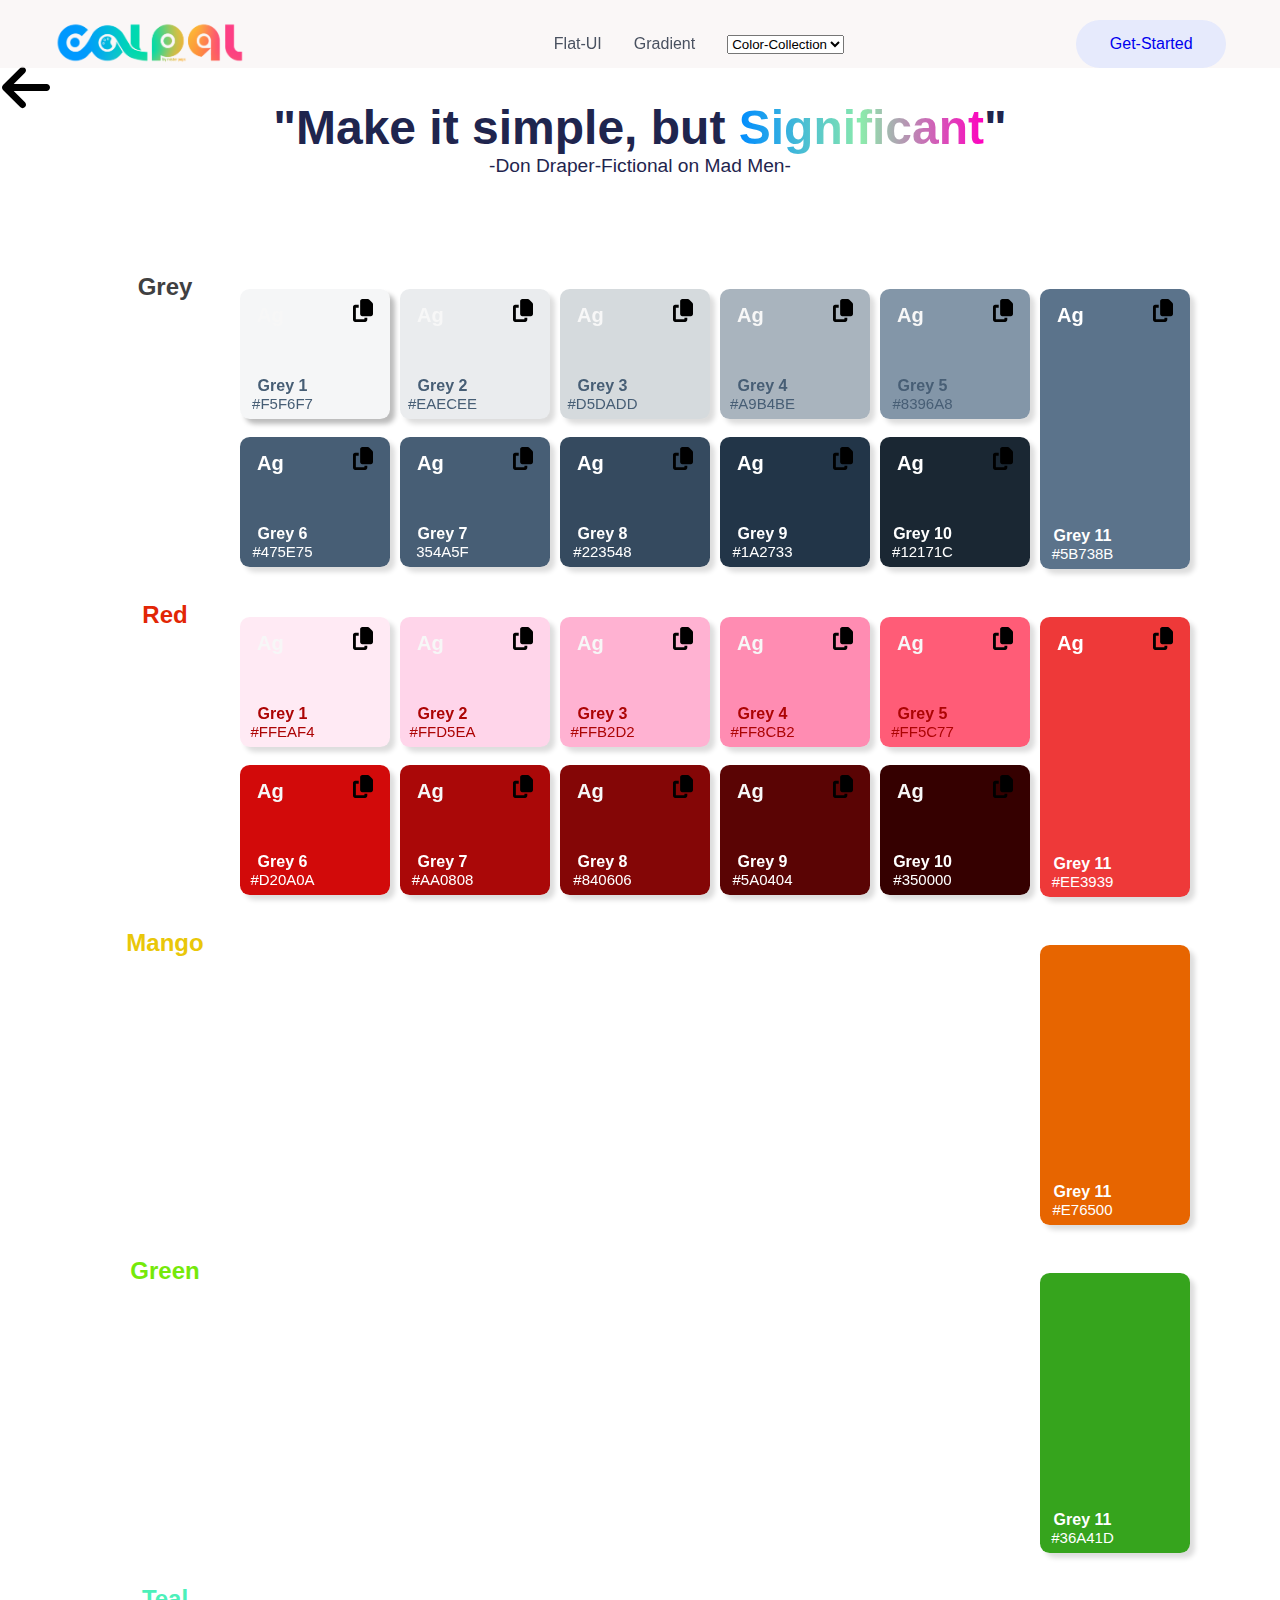
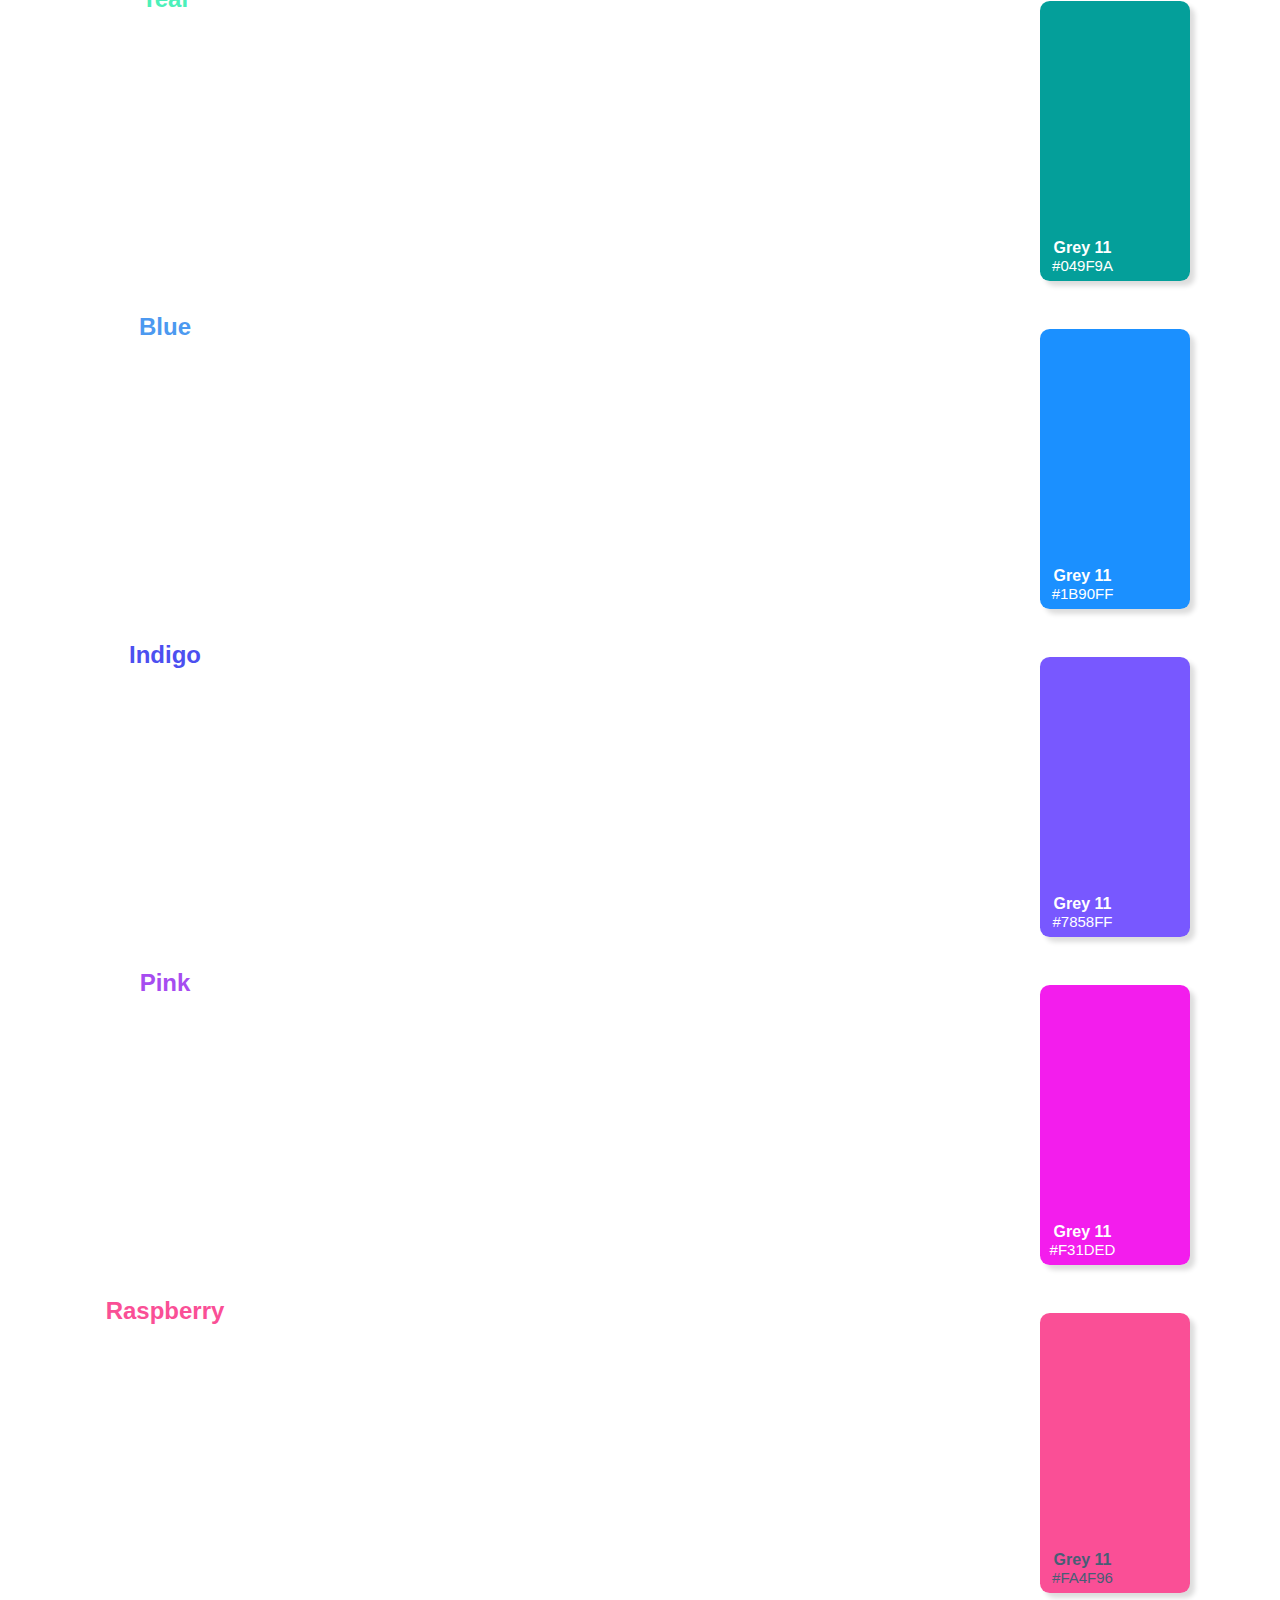
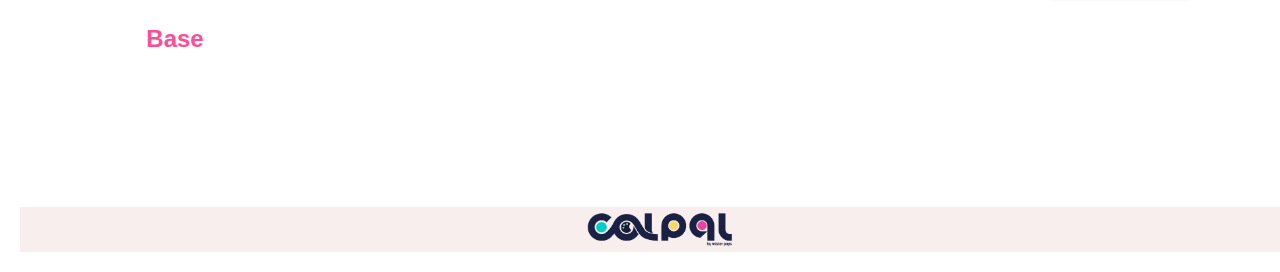
<file: colpal-hackday/mono-chromatic.html>
<!DOCTYPE html>
<html lang="en">
<head>
    <meta charset="UTF-8">
    <meta http-equiv="X-UA-Compatible" content="IE=edge">
    <meta name="viewport" content="width=device-width, initial-scale=1.0">
    <title>Moni Chromatic</title>
    <link rel="shortcut icon" href="assets/img/favicon/favicon-16x16.png" type="image/x-icon">
    <link rel="stylesheet" href="mono-chromatic.css">
</head>
<body>
    <header>
        <nav>
            <div class="logo-nav">
                <a href="index.html"><img src="assets/img/logos/png/cololpal_logo.png" alt="logo-nav"></a> 
            </div>

            <ul class="list-nav">
                <ul><a href="flatUI.htm">Flat-UI</a></ul>
                <ul><a href="hot-gradient.html">Gradient</a></ul>
                <select  class="select-box">
                    <option a href="mono-chromatic.html"> Color-Collection </a></option>
                    <option value="to popular"> Popular </option>
                    <option value="to month"> Month </option>
                    <option value="to year"> Year </option>
                </select>
                <div class="get-started"><a href="#">Get-Started</a></div>
            </ul>
        </nav>
    </header>
    <div class="back">
        <a href="index.html"><img src="assets/img/arrow-left-solid.svg" class="back-img"></a> 
    </div>

    <div class="text">
        <h2 class="h2">"Make it simple, but <span>Significant</span>"</h2>
        <p>-Don Draper-Fictional on Mad Men-</p> 
    </div>

    <section id="mono-chromatic">
        <div class="cards">
            <div class="h2-gray"><h2 class="grey">Grey</h2></div>
            <div class="cards-gray hidden">
                <div class="grey-1 hidden" id="card1">
                    <div class="ag-copy">
                        <strong>Ag</strong>
                        <img src="assets/img/copy-mono-chromatic.svg" alt="" class="copy-mono-chromatic" onclick="copyText('text1')">
                    </div>
                    <div class="text-card" id="text1">
                        <strong>Grey 1</strong>
                        <p id="text-1">#F5F6F7</p>
                    </div>    
                </div>
                <div class="grey-2 hidden">
                    <div class="ag-copy">
                        <strong>Ag</strong>
                        <img src="assets/img/copy-mono-chromatic.svg" alt="" class="copy-mono-chromatic" onclick="copyText('text2')">
                    </div>
                    <div class="text-card" id="text2">
                        <strong>Grey 2</strong>
                        <p id="text-2">#EAECEE</p>
                    </div>
                </div>
                <div class="grey-3 hidden">
                    <div class="ag-copy">
                        <strong>Ag</strong>
                        <img src="assets/img/copy-mono-chromatic.svg" alt="" class="copy-mono-chromatic" onclick="copyText('text3')">
                    </div>
                    <div class="text-card" id="text3">
                        <strong>Grey 3</strong>
                        <p id="text-3">#D5DADD</p>
                    </div>
                </div>
                <div class="grey-4 hidden">
                    <div class="ag-copy">
                        <strong>Ag</strong>
                        <img src="assets/img/copy-mono-chromatic.svg" alt="" class="copy-mono-chromatic" onclick="copyText('text4')">
                    </div>
                    <div class="text-card" id="text4">
                        <strong>Grey 4</strong>
                        <p id="text-4">#A9B4BE</p>
                    </div> 
                </div>
                <div class="grey-5 hidden">
                    <div class="ag-copy">
                        <strong>Ag</strong>
                        <img src="assets/img/copy-mono-chromatic.svg" alt="" class="copy-mono-chromatic" onclick="copyText('text5')">
                    </div>
                    <div class="text-card" id="text5">
                        <strong>Grey 5</strong>
                        <p id="text-5">#8396A8</p>
                    </div>
                </div>
                <div class="grey-6 hidden">
                    <div class="ag-copy">
                        <strong>Ag</strong>
                        <img src="assets/img/copy-mono-chromatic.svg" alt="" class="copy-mono-chromatic" onclick="copyText('text6')">
                    </div>
                    <div class="text-card " id="text6">
                        <strong>Grey 6</strong>
                        <p id="text-6">#475E75</p>
                    </div>
                </div>
                <div class="grey-7 hidden">
                    <div class="ag-copy">
                        <strong>Ag</strong>
                        <img src="assets/img/copy-mono-chromatic.svg" alt="" class="copy-mono-chromatic" onclick="copyText('text7')">
                    </div>
                    <div class="text-card" id="text7">
                        <strong>Grey 7</strong>
                        <p id="text-7">354A5F</p>
                    </div>
                </div>
                <div class="grey-8 hidden">
                    <div class="ag-copy">
                        <strong>Ag</strong>
                        <img src="assets/img/copy-mono-chromatic.svg" alt="" class="copy-mono-chromatic" onclick="copyText('text8')">
                    </div>
                    <div class="text-card" id="text8">
                        <strong>Grey 8</strong>
                        <p id="text-8">#223548</p>
                    </div>
                </div>
                <div class="grey-9 hidden"> <div class="ag-copy">
                    <strong>Ag</strong>
                    <img src="assets/img/copy-mono-chromatic.svg" alt="" class="copy-mono-chromatic" onclick="copyText('text9')">
                </div>
                <div class="text-card hidden" id="text9">
                    <strong>Grey 9</strong>
                    <p id="text-9">#1A2733</p>
                </div></div>
                <div class="grey-10">
                    <div class="ag-copy hidden">
                        <strong>Ag</strong>
                        <img src="assets/img/copy-mono-chromatic.svg" alt="" class="copy-mono-chromatic" onclick="copyText('text10')">
                    </div>
                    <div class="text-card" id="text10">
                        <strong>Grey 10</strong>
                        <p id="text-10">#12171C</p>
                    </div>
                </div>
            </div>
            <div class="big-grey">
                <div class="big-ag-copy hidden">
                    <strong>Ag</strong>
                    <img src="assets/img/copy-mono-chromatic.svg" alt="" class="copy-mono-chromatic" onclick="copyText('text11')">
                </div>
                <div class="big-text-card" id="text11">
                    <strong>Grey 11</strong>
                    <p id="text-11">#5B738B</p>
                </div>  
            </div>
        </div>
        <div class="cards">
            <div class="h2-red"><h2 class="red">Red</h2></div>
            <div class="cards-red">
                <div class="red-1 hidden">
                    <div class="ag-copy">
                        <strong>Ag</strong>
                        <img src="assets/img/copy-mono-chromatic.svg" alt="" class="copy-mono-chromatic" onclick="copyText('text12')">
                    </div>
                    <div class="text-card" id="text12">
                        <strong>Grey 1</strong>
                        <p id="text-12">#FFEAF4</p>
                    </div>
                </div>
                <div class="red-2 hidden">
                    <div class="ag-copy">
                        <strong>Ag</strong>
                        <img src="assets/img/copy-mono-chromatic.svg" alt="" class="copy-mono-chromatic" onclick="copyText('text13')">
                    </div>
                    <div class="text-card" id="text13">
                        <strong>Grey 2</strong>
                        <p id="text-13">#FFD5EA</p>
                    </div>
                </div>
                <div class="red-3 hidden">
                    <div class="ag-copy">
                        <strong>Ag</strong>
                        <img src="assets/img/copy-mono-chromatic.svg" alt="" class="copy-mono-chromatic" onclick="copyText('text14')">
                    </div>
                    <div class="text-card" id="text14">
                        <strong>Grey 3</strong>
                        <p id="text-14">#FFB2D2</p>
                    </div>
                </div>
                <div class="red-4 hidden">
                    <div class="ag-copy">
                        <strong>Ag</strong>
                        <img src="assets/img/copy-mono-chromatic.svg" alt="" class="copy-mono-chromatic" onclick="copyText('text15')">
                    </div>
                    <div class="text-card" id="text15">
                        <strong>Grey 4</strong>
                        <p id="text-15">#FF8CB2</p>
                    </div>
                </div>
                <div class="red-5 hidden">
                    <div class="ag-copy">
                        <strong>Ag</strong>
                        <img src="assets/img/copy-mono-chromatic.svg" alt="" class="copy-mono-chromatic" onclick="copyText('text16')">
                    </div>
                    <div class="text-card" id="text16">
                        <strong>Grey 5</strong>
                        <p id="text-16">#FF5C77</p>
                    </div>
                </div>
                <div class="red-6 hidden">
                    <div class="ag-copy">
                        <strong>Ag</strong>
                        <img src="assets/img/copy-mono-chromatic.svg" alt="" class="copy-mono-chromatic" onclick="copyText('text17')">
                    </div>
                    <div class="text-card" id="text17">
                        <strong>Grey 6</strong>
                        <p id="text-17">#D20A0A</p>
                    </div>
                </div>
                <div class="red-7 hidden">
                    <div class="ag-copy">
                        <strong>Ag</strong>
                        <img src="assets/img/copy-mono-chromatic.svg" alt="" class="copy-mono-chromatic" onclick="copyText('text18')">
                    </div>
                    <div class="text-card" id="text18">
                        <strong>Grey 7</strong>
                        <p id="text-18">#AA0808</p>
                    </div>
                </div>
                <div class="red-8 hidden">
                    <div class="ag-copy">
                        <strong>Ag</strong>
                        <img src="assets/img/copy-mono-chromatic.svg" alt="" class="copy-mono-chromatic" onclick="copyText('text19')">
                    </div>
                    <div class="text-card" id="text19">
                        <strong>Grey 8</strong>
                        <p id="text-19">#840606</p>
                    </div>
                </div>
                <div class="red-9 hidden">
                    <div class="ag-copy">
                        <strong>Ag</strong>
                        <img src="assets/img/copy-mono-chromatic.svg" alt="" class="copy-mono-chromatic" onclick="copyText('text20')">
                    </div>
                    <div class="text-card" id="text20">
                        <strong>Grey 9</strong>
                        <p id="text-20">#5A0404</p>
                    </div>
                </div>
                <div class="red-10 hidden">
                    <div class="ag-copy">
                        <strong>Ag</strong>
                        <img src="assets/img/copy-mono-chromatic.svg" alt="" class="copy-mono-chromatic" onclick="copyText('text21')">
                    </div>
                    <div class="text-card" id="text21">
                        <strong>Grey 10</strong>
                        <p id="text-21">#350000</p>
                    </div>
                </div>
            </div>
            <div class="big-red">
                <div class="big-ag-copy hidden">
                    <strong>Ag</strong>
                    <img src="assets/img/copy-mono-chromatic.svg" alt="" class="copy-mono-chromatic" onclick="copyText('text11')">
                </div>
                <div class="big-text-card" id="text22">
                    <strong>Grey 11</strong>
                    <p id="text-22">#EE3939</p>
                </div>  
            </div>
        </div>
        <div class="cards">
            <div class="h2-mango"><h2 class="mango">Mango</h2></div>
            <div class="cards-mango">
                <div class="mango-1 hidden">
                    <div class="ag-copy">
                        <strong>Ag</strong>
                        <img src="assets/img/copy-mono-chromatic.svg" alt="" class="copy-mono-chromatic" onclick="copyText('text101')">
                    </div>
                    <div class="text-card" id="text101">
                        <strong>Grey 1</strong>
                        <p id="text-101">#FFF8D6</p>
                    </div>
                </div>
                <div class="mango-2 hidden">
                    <div class="ag-copy">
                        <strong>Ag</strong>
                        <img src="assets/img/copy-mono-chromatic.svg" alt="" class="copy-mono-chromatic" onclick="copyText('text23')">
                    </div>
                    <div class="text-card" id="text23">
                        <strong>Grey 2</strong>
                        <p id="text-23">#FFF3B8</p>
                    </div>
                </div>
                <div class="mango-3 hidden">
                    <div class="ag-copy">
                        <strong>Ag</strong>
                        <img src="assets/img/copy-mono-chromatic.svg" alt="" class="copy-mono-chromatic" onclick="copyText('text24')">
                    </div>
                    <div class="text-card" id="text24">
                        <strong>Grey 3</strong>
                        <p id="text-24">#FFDF72</p>
                    </div>
                </div>
                <div class="mango-4 hidden">
                    <div class="ag-copy">
                        <strong>Ag</strong>
                        <img src="assets/img/copy-mono-chromatic.svg" alt="" class="copy-mono-chromatic" onclick="copyText('text25')">
                    </div>
                    <div class="text-card" id="text25">
                        <strong>Grey 4</strong>
                        <p id="text-25">#FFC933</p>
                    </div>
                </div>
                <div class="mango-5 hidden">
                    <div class="ag-copy">
                        <strong>Ag</strong>
                        <img src="assets/img/copy-mono-chromatic.svg" alt="" class="copy-mono-chromatic" onclick="copyText('text26')">
                    </div>
                    <div class="text-card" id="text26">
                        <strong>Grey 5</strong>
                        <p id="text-26">#FFB300</p>
                    </div>
                </div>
                <div class="mango-6 hidden">
                    <div class="ag-copy">
                        <strong>Ag</strong>
                        <img src="assets/img/copy-mono-chromatic.svg" alt="" class="copy-mono-chromatic" onclick="copyText('text27')">
                    </div>
                    <div class="text-card" id="text27">
                        <strong>Grey 6</strong>
                        <p id="text-27">#C35500</p>
                    </div>
                </div>
                <div class="mango-7 hidden">
                    <div class="ag-copy">
                        <strong>Ag</strong>
                        <img src="assets/img/copy-mono-chromatic.svg" alt="" class="copy-mono-chromatic" onclick="copyText('text28')">
                    </div>
                    <div class="text-card" id="text28">
                        <strong>Grey 7</strong>
                        <p id="text-28">#A93E00</p>
                    </div>
                </div>
                <div class="mango-8 hidden">
                    <div class="ag-copy">
                        <strong>Ag</strong>
                        <img src="assets/img/copy-mono-chromatic.svg" alt="" class="copy-mono-chromatic" onclick="copyText('text29')">
                    </div>
                    <div class="text-card" id="text29">
                        <strong>Grey 8</strong>
                        <p id="text-29">#8D2A00</p>
                    </div>
                </div>
                <div class="mango-9 hidden">
                    <div class="ag-copy">
                        <strong>Ag</strong>
                        <img src="assets/img/copy-mono-chromatic.svg" alt="" class="copy-mono-chromatic" onclick="copyText('text30')">
                    </div>
                    <div class="text-card" id="text30">
                        <strong>Grey 9</strong>
                        <p id="text-30">#6D1900</p>
                    </div>
                </div>
                <div class="mango-10 hidden">
                    <div class="ag-copy">
                        <strong>Ag</strong>
                        <img src="assets/img/copy-mono-chromatic.svg" alt="" class="copy-mono-chromatic" onclick="copyText('text31')">
                    </div>
                    <div class="text-card" id="text31">
                        <strong>Grey 10</strong>
                        <p id="text-31">#450B00</p>
                    </div>
                </div>
            </div>
            <div class="big-mango">
                <div class="big-ag-copy hidden">
                    <strong>Ag</strong>
                    <img src="assets/img/copy-mono-chromatic.svg" alt="" class="copy-mono-chromatic" onclick="copyText('text32')">
                </div>
                <div class="big-text-card" id="text32">
                    <strong>Grey 11</strong>
                    <p id="text-32">#E76500</p>
                </div> 
            </div>
        </div>
        <div class="cards">
            <div class="h2-green"><h2 class="green">Green</h2></div>
            <div class="cards-green hidden">
                <div class="green-1">
                    <div class="ag-copy">
                        <strong>Ag</strong>
                        <img src="assets/img/copy-mono-chromatic.svg" alt="" class="copy-mono-chromatic" onclick="copyText('text33')">
                    </div>
                    <div class="text-card" id="text33">
                        <strong>Grey 1</strong>
                        <p id="text-33">#F5FAE5</p>
                    </div>
                </div>
                <div class="green-2 hidden">
                    <div class="ag-copy">
                        <strong>Ag</strong>
                        <img src="assets/img/copy-mono-chromatic.svg" alt="" class="copy-mono-chromatic" onclick="copyText('text34')">
                    </div>
                    <div class="text-card" id="text34">
                        <strong>Grey 2</strong>
                        <p id="text-34">#EBF5CB</p>
                    </div>
                </div>
                <div class="green-3 hidden"> <div class="ag-copy">
                    <strong>Ag</strong>
                    <img src="assets/img/copy-mono-chromatic.svg" alt="" class="copy-mono-chromatic" onclick="copyText('text35')">
                </div>
                <div class="text-card" id="text35">
                    <strong>Grey 3</strong>
                    <p id="text-35">#BDE986</p>
                </div></div>
                <div class="green-4 hidden">
                    <div class="ag-copy">
                        <strong>Ag</strong>
                        <img src="assets/img/copy-mono-chromatic.svg" alt="" class="copy-mono-chromatic" onclick="copyText('text36')">
                    </div>
                    <div class="text-card" id="text36">
                        <strong>Grey 4</strong>
                        <p id="text-36">#97DD40</p>
                    </div>
                </div>
                <div class="green-5 hidden">
                    <div class="ag-copy">
                        <strong>Ag</strong>
                        <img src="assets/img/copy-mono-chromatic.svg" alt="" class="copy-mono-chromatic" onclick="copyText('text37')">
                    </div>
                    <div class="text-card" id="text37">
                        <strong>Grey 5</strong>
                        <p id="text-37">#5DC122</p>
                    </div>
                </div>
                <div class="green-6 hidden">
                    <div class="ag-copy">
                        <strong>Ag</strong>
                        <img src="assets/img/copy-mono-chromatic.svg" alt="" class="copy-mono-chromatic" onclick="copyText('text38')">
                    </div>
                    <div class="text-card" id="text38">
                        <strong>Grey 6</strong>
                        <p id="text-38">#188918</p>
                    </div>
                </div>
                <div class="green-7 hidden">
                    <div class="ag-copy">
                        <strong>Ag</strong>
                        <img src="assets/img/copy-mono-chromatic.svg" alt="" class="copy-mono-chromatic" onclick="copyText('text39')">
                    </div>
                    <div class="text-card" id="text39">
                        <strong>Grey 7</strong>
                        <p id="text-39">#256F3A</p>
                    </div>
                </div>
                <div class="green-8 hidden">
                    <div class="ag-copy">
                        <strong>Ag</strong>
                        <img src="assets/img/copy-mono-chromatic.svg" alt="" class="copy-mono-chromatic" onclick="copyText('text40')">
                    </div>
                    <div class="text-card" id="text40">
                        <strong>Grey 8</strong>
                        <p id="text-40">#1E592F</p>
                    </div>
                </div>
                <div class="green-9 hidden">
                    <div class="ag-copy">
                        <strong>Ag</strong>
                        <img src="assets/img/copy-mono-chromatic.svg" alt="" class="copy-mono-chromatic" onclick="copyText('text41')">
                    </div>
                    <div class="text-card" id="text41">
                        <strong>Grey 9</strong>
                        <p id="text-41">#164323</p>
                    </div>
                </div>
                <div class="green-10 hidden">
                    <div class="ag-copy">
                        <strong>Ag</strong>
                        <img src="assets/img/copy-mono-chromatic.svg" alt="" class="copy-mono-chromatic" onclick="copyText('text42')">
                    </div>
                    <div class="text-card" id="text42">
                        <strong>Grey 10</strong>
                        <p id="text-42">#0E2B16</p>
                    </div>
                </div>
            </div>
            <div class="big-green">
                <div class="big-ag-copy hidden">
                    <strong>Ag</strong>
                    <img src="assets/img/copy-mono-chromatic.svg" alt="" class="copy-mono-chromatic" onclick="copyText('text43')">
                </div>
                <div class="big-text-card" id="text43">
                    <strong>Grey 11</strong>
                    <p id="text-43">#36A41D</p>
                </div> 
            </div>
        </div>
        <div class="cards">
            <div class="h2-teal"><h2 class="teal">Teal</h2></div>
            <div class="cards-teal">
                <div class="teal-1 hidden"><div class="ag-copy">
                    <strong>Ag</strong>
                    <img src="assets/img/copy-mono-chromatic.svg" alt="" class="copy-mono-chromatic" onclick="copyText('text44')">
                </div>
                <div class="text-card" id="text44">
                    <strong>Grey 1</strong>
                    <p id="text-44">#DAFDF5</p>
                </div></div>
                <div class="teal-2 hidden">
                    <div class="ag-copy">
                        <strong>Ag</strong>
                        <img src="assets/img/copy-mono-chromatic.svg" alt="" class="copy-mono-chromatic" onclick="copyText('text45')">
                    </div>
                    <div class="text-card" id="text45">
                        <strong>Grey 2</strong>
                        <p id="text-45">#C2FCEE</p>
                    </div>
                </div>
                <div class="teal-3 hidden">
                    <div class="ag-copy">
                        <strong>Ag</strong>
                        <img src="assets/img/copy-mono-chromatic.svg" alt="" class="copy-mono-chromatic" onclick="copyText('text46')">
                    </div>
                    <div class="text-card" id="text46">
                        <strong>Grey 3</strong>
                        <p id="text-46">#64EDD2</p>
                    </div>
                </div>
                <div class="teal-4 hidden">
                    <div class="ag-copy">
                        <strong>Ag</strong>
                        <img src="assets/img/copy-mono-chromatic.svg" alt="" class="copy-mono-chromatic" onclick="copyText('text47')">
                    </div>
                    <div class="text-card" id="text47">
                        <strong>Grey 4</strong>
                        <p id="text-47">#2CE0BF</p>
                    </div>
                </div>
                <div class="teal-5 hidden"><div class="ag-copy">
                    <strong>Ag</strong>
                    <img src="assets/img/copy-mono-chromatic.svg" alt="" class="copy-mono-chromatic" onclick="copyText('text48')">
                </div>
                <div class="text-card" id="text48">
                    <strong>Grey 5</strong>
                    <p id="text-48">#00CEAC</p>
                </div></div>
                <div class="teal-6 hidden">
                    <div class="ag-copy">
                        <strong>Ag</strong>
                        <img src="assets/img/copy-mono-chromatic.svg" alt="" class="copy-mono-chromatic" onclick="copyText('text49')">
                    </div>
                    <div class="text-card" id="text49">
                        <strong>Grey 5</strong>
                        <p id="text-49">#07838F</p>
                    </div>
                </div>
                <div class="teal-7 hidden">
                    <div class="ag-copy">
                        <strong>Ag</strong>
                        <img src="assets/img/copy-mono-chromatic.svg" alt="" class="copy-mono-chromatic" onclick="copyText('text50')">
                    </div>
                    <div class="text-card" id="text50">
                        <strong>Grey 7</strong>
                        <p id="text-50">#046C7A</p>
                    </div>
                </div>
                <div class="teal-8 hidden"> <div class="ag-copy">
                    <strong>Ag</strong>
                    <img src="assets/img/copy-mono-chromatic.svg" alt="" class="copy-mono-chromatic" onclick="copyText('text51')">
                </div>
                <div class="text-card" id="text51">
                    <strong>Grey 8</strong>
                    <p id="text-51">#035663</p>
                </div></div>
                <div class="teal-9 hidden">
                    <div class="ag-copy">
                        <strong>Ag</strong>
                        <img src="assets/img/copy-mono-chromatic.svg" alt="" class="copy-mono-chromatic" onclick="copyText('text52')">
                    </div>
                    <div class="text-card" id="text52">
                        <strong>Grey 9</strong>
                        <p id="text-52">#02414C</p>
                    </div>
                </div>
                <div class="teal-10 hidden">
                    <div class="ag-copy">
                        <strong>Ag</strong>
                        <img src="assets/img/copy-mono-chromatic.svg" alt="" class="copy-mono-chromatic" onclick="copyText('text53')">
                    </div>
                    <div class="text-card" id="text53">
                        <strong>Grey 10</strong>
                        <p id="text-53">#012931</p>
                    </div>
                </div>
            </div>
            <div class="big-teal">
                <div class="big-ag-copy hidden">
                    <strong>Ag</strong>
                    <img src="assets/img/copy-mono-chromatic.svg" alt="" class="copy-mono-chromatic" onclick="copyText('text54')">
                </div>
                <div class="big-text-card" id="text54">
                    <strong>Grey 11</strong>
                    <p id="text-54">#049F9A</p>
                </div>
            </div>
        </div>
        <div class="cards">
            <div class="h2-blue"><h2 class="blue">Blue</h2></div>
            <div class="cards-blue">
                <div class="blue-1 hidden">
                    <div class="ag-copy">
                        <strong>Ag</strong>
                        <img src="assets/img/copy-mono-chromatic.svg" alt="" class="copy-mono-chromatic" onclick="copyText('text55')">
                    </div>
                    <div class="text-card" id="text55">
                        <strong>Grey 1</strong>
                        <p id="text-55">#EBF8FF</p>
                    </div>
                </div>
                <div class="blue-2 hidden">
                    <div class="ag-copy">
                        <strong>Ag</strong>
                        <img src="assets/img/copy-mono-chromatic.svg" alt="" class="copy-mono-chromatic" onclick="copyText('text56')">
                    </div>
                    <div class="text-card" id="text56">
                        <strong>Grey 2</strong>
                        <p id="text-56">#D1EFFF</p>
                    </div>
                </div>
                <div class="blue-3 hidden">
                    <div class="ag-copy">
                        <strong>Ag</strong>
                        <img src="assets/img/copy-mono-chromatic.svg" alt="" class="copy-mono-chromatic" onclick="copyText('text57')">
                    </div>
                    <div class="text-card" id="text57">
                        <strong>Grey 3</strong>
                        <p id="text-57">#A6E0FF</p>
                    </div>
                </div>
                <div class="blue-4 hidden">
                    <div class="ag-copy">
                        <strong>Ag</strong>
                        <img src="assets/img/copy-mono-chromatic.svg" alt="" class="copy-mono-chromatic" onclick="copyText('text58')">
                    </div>
                    <div class="text-card" id="text58">
                        <strong>Grey 4</strong>
                        <p id="text-58">#89D1FF</p>
                    </div>
                </div>
                <div class="blue-5 hidden">
                    <div class="ag-copy">
                        <strong>Ag</strong>
                        <img src="assets/img/copy-mono-chromatic.svg" alt="" class="copy-mono-chromatic" onclick="copyText('text59')">
                    </div>
                    <div class="text-card" id="text59">
                        <strong>Grey 5</strong>
                        <p id="text-59">#4DB1FF</p>
                    </div>
                </div>
                <div class="blue-6 hidden">
                    <div class="ag-copy">
                        <strong>Ag</strong>
                        <img src="assets/img/copy-mono-chromatic.svg" alt="" class="copy-mono-chromatic" onclick="copyText('text60')">
                    </div>
                    <div class="text-card" id="text60">
                        <strong>Grey 6</strong>
                        <p id="text-60">#0070F2</p>
                    </div>
                </div>
                <div class="blue-7 hidden">                    <div class="ag-copy">
                    <strong>Ag</strong>
                    <img src="assets/img/copy-mono-chromatic.svg" alt="" class="copy-mono-chromatic" onclick="copyText('text61')">
                </div>
                <div class="text-card" id="text61">
                    <strong>Grey 7</strong>
                    <p id="text-61">#0057D2</p>
                </div></div>
                <div class="blue-8 hidden">
                    <div class="ag-copy">
                        <strong>Ag</strong>
                        <img src="assets/img/copy-mono-chromatic.svg" alt="" class="copy-mono-chromatic" onclick="copyText('text62')">
                    </div>
                    <div class="text-card" id="text62">
                        <strong>Grey 8</strong>
                        <p id="text-62">#0040B0</p>
                    </div>
                </div>
                <div class="blue-9 hidden">
                    <div class="ag-copy">
                        <strong>Ag</strong>
                        <img src="assets/img/copy-mono-chromatic.svg" alt="" class="copy-mono-chromatic" onclick="copyText('text63')">
                    </div>
                    <div class="text-card" id="text63">
                        <strong>Grey 9</strong>
                        <p id="text-63">#002A86</p>
                    </div>
                </div>
                <div class="blue-10 hidden">
                    <div class="ag-copy">
                        <strong>Ag</strong>
                        <img src="assets/img/copy-mono-chromatic.svg" alt="" class="copy-mono-chromatic" onclick="copyText('text64')">
                    </div>
                    <div class="text-card" id="text64">
                        <strong>Grey 10</strong>
                        <p id="text-64">#00144A</p>
                    </div>
                </div>
            </div>
            <div class="big-blue">
                <div class="big-ag-copy hidden">
                    <strong>Ag</strong>
                    <img src="assets/img/copy-mono-chromatic.svg" alt="" class="copy-mono-chromatic" onclick="copyText('text65')">
                </div>
                <div class="big-text-card" id="text65">
                    <strong>Grey 11</strong>
                    <p id="text-65">#1B90FF</p>
                </div>
            </div>
        </div>
        <div class="cards">
            <div class="h2-indigo"><h2 class="indigo">Indigo</h2></div>
            <div class="cards-indigo">
                <div class="indigo-1 hidden">
                    <div class="ag-copy">
                        <strong>Ag</strong>
                        <img src="assets/img/copy-mono-chromatic.svg" alt="" class="copy-mono-chromatic" onclick="copyText('text66')">
                    </div>
                    <div class="text-card" id="text66">
                        <strong>Grey 1</strong>
                        <p id="text-66">#F1ECFF</p>
                    </div>
                </div>
                <div class="indigo-2 hidden">
                    <div class="ag-copy">
                        <strong>Ag</strong>
                        <img src="assets/img/copy-mono-chromatic.svg" alt="" class="copy-mono-chromatic" onclick="copyText('text67')">
                    </div>
                    <div class="text-card" id="text67">
                        <strong>Grey 2</strong>
                        <p id="text-67">#E2D8FF</p>
                    </div>
                </div>
                <div class="indigo-3 hidden">
                    <div class="ag-copy">
                        <strong>Ag</strong>
                        <img src="assets/img/copy-mono-chromatic.svg" alt="" class="copy-mono-chromatic" onclick="copyText('text68')">
                    </div>
                    <div class="text-card" id="text68">
                        <strong>Grey 3</strong>
                        <p id="text-68">#D3B6FF</p>
                    </div>
                </div>
                <div class="indigo-4 hidden">
                    <div class="ag-copy">
                        <strong>Ag</strong>
                        <img src="assets/img/copy-mono-chromatic.svg" alt="" class="copy-mono-chromatic" onclick="copyText('text69')">
                    </div>
                    <div class="text-card" id="text69">
                        <strong>Grey 4</strong>
                        <p id="text-69">#B894FF</p>
                    </div>
                </div>
                <div class="indigo-5 hidden">
                    <div class="ag-copy">
                        <strong>Ag</strong>
                        <img src="assets/img/copy-mono-chromatic.svg" alt="" class="copy-mono-chromatic" onclick="copyText('text70')">
                    </div>
                    <div class="text-card" id="text70">
                        <strong>Grey 5</strong>
                        <p id="text-70">#9B16FF</p>
                    </div>
                </div>
                <div class="indigo-6 hidden">
                    <div class="ag-copy">
                        <strong>Ag</strong>
                        <img src="assets/img/copy-mono-chromatic.svg" alt="" class="copy-mono-chromatic" onclick="copyText('text71')">
                    </div>
                    <div class="text-card" id="text71">
                        <strong>Grey 6</strong>
                        <p id="text-71">#5D36FF</p>
                    </div>
                </div>
                <div class="indigo-7 hidden">
                    <div class="ag-copy">
                        <strong>Ag</strong>
                        <img src="assets/img/copy-mono-chromatic.svg" alt="" class="copy-mono-chromatic" onclick="copyText('text72')">
                    </div>
                    <div class="text-card" id="text72">
                        <strong>Grey 7</strong>
                        <p id="text-72">#470CED</p>
                    </div>
                </div>
                <div class="indigo-8 hidden">
                    <div class="ag-copy">
                        <strong>Ag</strong>
                        <img src="assets/img/copy-mono-chromatic.svg" alt="" class="copy-mono-chromatic" onclick="copyText('text73')">
                    </div>
                    <div class="text-card" id="text73">
                        <strong>Grey 8</strong>
                        <p id="text-73">#2C13AD</p>
                    </div>
                </div>
                <div class="indigo-9 hidden">
                    <div class="ag-copy">
                        <strong>Ag</strong>
                        <img src="assets/img/copy-mono-chromatic.svg" alt="" class="copy-mono-chromatic" onclick="copyText('text74')">
                    </div>
                    <div class="text-card" id="text74">
                        <strong>Grey 9</strong>
                        <p id="text-74">#1C0C6E</p>
                    </div>
                </div>
                <div class="indigo-10 hidden">
                    <div class="ag-copy">
                        <strong>Ag</strong>
                        <img src="assets/img/copy-mono-chromatic.svg" alt="" class="copy-mono-chromatic" onclick="copyText('text75')">
                    </div>
                    <div class="text-card" id="text75">
                        <strong>Grey 10</strong>
                        <p id="text-75">#0E0637</p>
                    </div>
                </div>
            </div>
            <div class="big-indigo">
                <div class="big-ag-copy hidden">
                    <strong>Ag</strong>
                    <img src="assets/img/copy-mono-chromatic.svg" alt="" class="copy-mono-chromatic" onclick="copyText('text76')">
                </div>
                <div class="big-text-card" id="text76">
                    <strong>Grey 11</strong>
                    <p id="text-76">#7858FF</p>
                </div>
            </div>
        </div>
        <div class="cards">
            <div class="h2-pink"><h2 class="pink">Pink</h2></div>
            <div class="cards-pink">
                <div class="pink-1 hidden">
                    <div class="ag-copy">
                        <strong>Ag</strong>
                        <img src="assets/img/copy-mono-chromatic.svg" alt="" class="copy-mono-chromatic" onclick="copyText('text77')">
                    </div>
                    <div class="text-card" id="text77">
                        <strong>Grey 1</strong>
                        <p id="text-77">#FFF0FA</p>
                    </div>
                </div>
                <div class="pink-2 hidden"> <div class="ag-copy">
                    <strong>Ag</strong>
                    <img src="assets/img/copy-mono-chromatic.svg" alt="" class="copy-mono-chromatic" onclick="copyText('text78')">
                </div>
                <div class="text-card" id="text78">
                    <strong>Grey 2</strong>
                    <p id="text-78">#FFDCF3</p>
                </div></div>
                <div class="pink-3 hidden">
                    <div class="ag-copy">
                        <strong>Ag</strong>
                        <img src="assets/img/copy-mono-chromatic.svg" alt="" class="copy-mono-chromatic" onclick="copyText('text79')">
                    </div>
                    <div class="text-card" id="text79">
                        <strong>Grey 3</strong>
                        <p id="text-79">#FFAFED</p>
                    </div>
                </div>
                <div class="pink-4 hidden">
                    <div class="ag-copy">
                        <strong>Ag</strong>
                        <img src="assets/img/copy-mono-chromatic.svg" alt="" class="copy-mono-chromatic" onclick="copyText('text80')">
                    </div>
                    <div class="text-card" id="text80">
                        <strong>Grey 4</strong>
                        <p id="text-80">#FF8AF0</p>
                    </div>
                </div>
                <div class="pink-5 hidden"><div class="ag-copy">
                    <strong>Ag</strong>
                    <img src="assets/img/copy-mono-chromatic.svg" alt="" class="copy-mono-chromatic" onclick="copyText('text81')">
                </div>
                <div class="text-card" id="text81">
                    <strong>Grey 5</strong>
                    <p id="text-81">#F65AF2</p>
                </div></div>
                <div class="pink-6 hidden">
                    <div class="ag-copy">
                        <strong>Ag</strong>
                        <img src="assets/img/copy-mono-chromatic.svg" alt="" class="copy-mono-chromatic" onclick="copyText('text82')">
                    </div>
                    <div class="text-card" id="text82">
                        <strong>Grey 6</strong>
                        <p id="text-82">#CC00DC</p>
                    </div>
                </div>
                <div class="pink-7 hidden">
                    <div class="ag-copy">
                        <strong>Ag</strong>
                        <img src="assets/img/copy-mono-chromatic.svg" alt="" class="copy-mono-chromatic" onclick="copyText('text83')">
                    </div>
                    <div class="text-card" id="text83">
                        <strong>Grey 7</strong>
                        <p id="text-83">#A100C2</p>
                    </div>
                </div>
                <div class="pink-8 hidden">
                    <div class="ag-copy">
                        <strong>Ag</strong>
                        <img src="assets/img/copy-mono-chromatic.svg" alt="" class="copy-mono-chromatic" onclick="copyText('text84')">
                    </div>
                    <div class="text-card" id="text84">
                        <strong>Grey 8</strong>
                        <p id="text-84">#7800A4</p>
                    </div>
                </div>
                <div class="pink-9 hidden">
                    <div class="ag-copy">
                        <strong>Ag</strong>
                        <img src="assets/img/copy-mono-chromatic.svg" alt="" class="copy-mono-chromatic" onclick="copyText('text85')">
                    </div>
                    <div class="text-card" id="text85">
                        <strong>Grey 9</strong>
                        <p id="text-85">#510080</p>
                    </div>
                </div>
                <div class="pink-10 hidden">
                    <div class="ag-copy">
                        <strong>Ag</strong>
                        <img src="assets/img/copy-mono-chromatic.svg" alt="" class="copy-mono-chromatic" onclick="copyText('text86')">
                    </div>
                    <div class="text-card" id="text86">
                        <strong>Grey 10</strong>
                        <p id="text-86">#28004A</p>
                    </div>
                </div>
            </div>
            <div class="big-pink">
                <div class="big-ag-copy hidden">
                    <strong>Ag</strong>
                    <img src="assets/img/copy-mono-chromatic.svg" alt="" class="copy-mono-chromatic" onclick="copyText('text87')">
                </div>
                <div class="big-text-card" id="text87">
                    <strong>Grey 11</strong>
                    <p id="text-87">#F31DED</p>
                </div>
            </div>
        </div>
        <div class="cards">
            <div class="h2-raspberry"><h2 class="raspberry">Raspberry</h2></div>
            <div class="cards-raspberry">
                <div class="raspberry-1 hidden">
                    <div class="ag-copy">
                        <strong>Ag</strong>
                        <img src="assets/img/copy-mono-chromatic.svg" alt="" class="copy-mono-chromatic" onclick="copyText('text88')">
                    </div>
                    <div class="text-card" id="text88">
                        <strong>Grey 1</strong>
                        <p id="text-88">#FFF0F5</p>
                    </div>
                </div>
                <div class="raspberry-2 hidden">
                    <div class="ag-copy">
                        <strong>Ag</strong>
                        <img src="assets/img/copy-mono-chromatic.svg" alt="" class="copy-mono-chromatic" onclick="copyText('text89')">
                    </div>
                    <div class="text-card" id="text89">
                        <strong>Grey 2</strong>
                        <p id="text-89">#FFDCE8</p>
                    </div>
                </div>
                <div class="raspberry-3 hidden">
                    <div class="ag-copy">
                        <strong>Ag</strong>
                        <img src="assets/img/copy-mono-chromatic.svg" alt="" class="copy-mono-chromatic" onclick="copyText('text90')">
                    </div>
                    <div class="text-card" id="text90">
                        <strong>Grey 3</strong>
                        <p id="text-90">#FECBDA</p>
                    </div>
                </div>
                <div class="raspberry-4 hidden">
                    <div class="ag-copy">
                        <strong>Ag</strong>
                        <img src="assets/img/copy-mono-chromatic.svg" alt="" class="copy-mono-chromatic" onclick="copyText('text91')">
                    </div>
                    <div class="text-card" id="text91">
                        <strong>Grey 4</strong>
                        <p id="text-91">#FEADC8</p>
                    </div>
                </div>
                <div class="raspberry-5 hidden">
                    <div class="ag-copy">
                        <strong>Ag</strong>
                        <img src="assets/img/copy-mono-chromatic.svg" alt="" class="copy-mono-chromatic" onclick="copyText('text92')">
                    </div>
                    <div class="text-card" id="text92">
                        <strong>Grey 5</strong>
                        <p id="text-92">#FE83AE</p>
                    </div>
                </div>
                <div class="raspberry-6 hidden">
                    <div class="ag-copy">
                        <strong>Ag</strong>
                        <img src="assets/img/copy-mono-chromatic.svg" alt="" class="copy-mono-chromatic" onclick="copyText('text93')">
                    </div>
                    <div class="text-card hidden" id="text93">
                        <strong>Grey 6</strong>
                        <p id="text-93">#DF1278</p>
                    </div>
                </div>
                <div class="raspberry-7 hidden">
                    <div class="ag-copy">
                        <strong>Ag</strong>
                        <img src="assets/img/copy-mono-chromatic.svg" alt="" class="copy-mono-chromatic" onclick="copyText('text94')">
                    </div>
                    <div class="text-card" id="text94">
                        <strong>Grey 7</strong>
                        <p id="text-94">#BA066C</p>
                    </div>
                </div>
                <div class="raspberry-8 hidden">
                    <div class="ag-copy">
                        <strong>Ag</strong>
                        <img src="assets/img/copy-mono-chromatic.svg" alt="" class="copy-mono-chromatic" onclick="copyText('text95')">
                    </div>
                    <div class="text-card" id="text95">
                        <strong>Grey 8</strong>
                        <p id="text-95">#9B015D</p>
                    </div>
                </div>
                <div class="raspberry-9 hidden">
                    <div class="ag-copy">
                        <strong>Ag</strong>
                        <img src="assets/img/copy-mono-chromatic.svg" alt="" class="copy-mono-chromatic" onclick="copyText('text96')">
                    </div>
                    <div class="text-card" id="text96">
                        <strong>Grey 9</strong>
                        <p id="text-96">#71014B</p>
                    </div>
                </div>
                <div class="raspberry-10 hidden">
                    <div class="ag-copy">
                        <strong>Ag</strong>
                        <img src="assets/img/copy-mono-chromatic.svg" alt="" class="copy-mono-chromatic" onclick="copyText('text97')">
                    </div>
                    <div class="text-card" id="text97">
                        <strong>Grey 10</strong>
                        <p id="text-97">#510136</p>
                    </div>
                </div>
            </div>
            <div class="big-raspberry">
                <div class="big-ag-copy hidden">
                    <strong>Ag</strong>
                    <img src="assets/img/copy-mono-chromatic.svg" alt="" class="copy-mono-chromatic" onclick="copyText('text98')">
                </div>
                <div class="big-text-card" id="text98">
                    <strong>Grey 11</strong>
                    <p id="text-98">#FA4F96</p>
                </div>
            </div>
        </div>
        <div class="cards">
            <div class="h2-base "><h2 class="base">Base</h2></div>
            <div class="cards-base hidden">
                <div class="base-1 hidden"><div class="ag-copy">
                    <strong>Ag</strong>
                    <img src="assets/img/copy-mono-chromatic.svg" alt="" class="copy-mono-chromatic" onclick="copyText('text99')">
                </div>
                <div class="text-card" id="text99">
                    <strong>Grey 1</strong>
                    <p id="text-99">#FFFFFF</p>
                </div></div>
                <div class="base-2 hidden">
                    <div class="ag-copy">
                        <strong></strong>
                        <img src="assets/img/copy-1.svg" alt="" class="copy-mono-chromatic" onclick="copyText('text100')">
                    </div>
                    <div class="text-card" id="text100">
                        <strong>Grey 2</strong>
                        <p id="text-100">#000000</p>
                    </div>
                </div>
            </div
        </div>        
    </section>

    <footer><img src="assets/img/logo_logo.png" alt="" class="footer"></footer>

    <script>


const myObserver = new IntersectionObserver( (entries) => {
                    entries.forEach( (entry) => {
                        if(entry.isIntersecting){
                            entry.target.classList.add(`show`)
                            entry.target.classList.add(`show2`)
                            entry.target.classList.add(`show3`)
                            entry.target.classList.add(`show4`)
                        } else {
                            entry.target.classList.remove(`show`)
                            entry.target.classList.remove(`show2`)
                            entry.target.classList.remove(`show3`)
                            entry.target.classList.remove(`show4`)
                        }
                    })
                } )

        const elements = document.querySelectorAll(`.hidden`)
        const elements2 = document.querySelectorAll(`.card`)
        const elements3 = document.querySelectorAll(`.text-card`)
        const elements4 = document.querySelectorAll(`.hidden4`)

        elements4.forEach((element)=> myObserver.observe (element));
        elements3.forEach((element)=> myObserver.observe (element));
        elements2.forEach((element)=> myObserver.observe (element));
        elements.forEach( (element) => myObserver.observe(element));

        function copyText(textId) {
          // Encontrar o elemento de texto dentro do card específico
          var textoElemento = document.getElementById(textId).querySelector('p');
      
          // Criar um elemento de área de texto temporário
          var textareaTemporario = document.createElement('textarea');
          
          // Definir o valor do elemento de área de texto como o texto do card
          textareaTemporario.value = textoElemento.innerText;
      
          // Adicionar o elemento de área de texto ao corpo do documento
          document.body.appendChild(textareaTemporario);
      
          // Selecionar o conteúdo do elemento de área de texto
          textareaTemporario.select();
      
          // Executar o comando de cópia
          document.execCommand('copy');
      
          // Remover o elemento de área de texto temporário
          document.body.removeChild(textareaTemporario);
      
          // Dar feedback ao usuário
          alert('Texto copiado com sucesso!');
        }

    </script>
</body>
</html>
</file>
<file: colpal-hackday/style.css>
* {
    margin: 0;
    padding: 0;
    box-sizing: border-box;
}

html {
    font-family: Arial, Helvetica, sans-serif;
}

body {
    height: 100%;
    background-color: rgb(245, 240, 240);
}

/*nav-bar*/

nav {
    padding-top: 20px;
    display: flex;
    align-items: center;
    justify-content: center;
    margin: auto;
    position: fixed;
    z-index: 1000;
    background-color: rgba(247, 243, 243, 0.63);
    width: 100%;
}

.logo-nav > a > img {
    margin-right: 300px;
    width: 200px;
}

.list-nav {
    display: flex;
    justify-content: center;
    align-items: center;
    text-align: center;
    gap: 2rem;
}

.list-nav > ul > a {
    text-decoration: none;
    color:#495160;
    position: relative;
}

.list-nav > ul > a::after {
    content: " ";
    width: 0%;
    height: 4px;
    background-color:#00407F;
    position: absolute;
    bottom: -5px;
    left: 0;
    transition: 0.5s ease-in-out;
}

.list-nav > ul > a:hover::after{
    width: 100%;
}

.get-started {
    color:#506BF0;
    margin-left:200px;
    background-color:#E6EAFC;
    padding: 15px;
    width: 150px;
    border-radius: 30px;
    text-decoration: none;
}

.get-started > a {
text-decoration: none;
}

/*SELECT-BOX*/
 select {  
    border: none;
    outline: none;
    font-size: 1.12rem;
    background: none;
}
.options{
    margin-left: 60px;
}

/*texto do hero*/
main {
background-image: url(assets/img/vector-backgroundggg.gif);
background-size: cover;
background-repeat: no-repeat;
background-attachment: fixed;
}

.title {
    padding-top: 10rem;
    text-align: center;
    margin-top: 100px;
    margin: 20px;
    font-size: 5rem;
    -webkit-background-clip: text;
    background-clip: text;
    color: #1F254E;
}

.span-title {
    background: linear-gradient(to right,#ff0080 ,#ff8c00 );
    -webkit-background-clip: text;
    color: transparent;
}

.paragrafo-hero {
    text-align: center;
    color: #1F254E;
}

/*generate*/

.header--text__buttom {
    text-align: center;
    text-decoration: none;
    border-radius: 30px;
    padding: 12px;
    background-color:#E6EAFC ;
    width: 100px;
    margin: auto;
    margin-top: 20px;
}

.buttom__normal {
    text-decoration: none;
}
.buttom__normal:hover {
    color: orange;
}

/* Hot Gradients */

#hot-gradients {
    width: 1080px;
    margin:5rem auto;
}

.tile-hot-gradients {
    color:#1F254E;
}

.span-hot-gradients {
      background: linear-gradient(to right, #d41a0c, #f5c909);
    -webkit-background-clip: text;
    color: transparent;
}

.text-hot-gradients {
    color: #1F254E;
}

/* Cards */

.cards {
    display: flex;
    gap: 46.41px;
    max-width: 208px;
    
}

.card {
    margin-top: 2.5rem;
    width: 174px;
    height: 208px;
    background-color: white;
    border-radius: 9.8px;
    box-shadow: 5px 5px 5px rgba(0, 0, 0, 0.137);
}

.gradient-1 {
    background-image: -webkit-linear-gradient(#FB2AC3,#F73AA3
    );
    width: 150PX;
    height: 170PX;
    margin: auto;
    border-radius:5px;
    margin-top: 10px;
}

.gradient-2 {
    background-image: -webkit-linear-gradient(#DAFDF5,#049F9A
    );
    width: 150PX;
    height: 170PX;
    margin: auto;
    border-radius:5px;
    margin-top: 10px;
}

.gradient-3 {
    background-image: -webkit-linear-gradient(#FF6EB3,#0273C5
    );
    width: 150PX;
    height: 170PX;
    margin: auto;
    border-radius:5px;
    margin-top: 10px;
}

.gradient-4 {
    background-image: -webkit-linear-gradient(#FDFC47,#FAAF00
    );
    width: 150PX;
    height: 170PX;
    margin: auto;
    border-radius:5px;
    margin-top: 10px;
}

.gradient-5 {
    background-image: -webkit-linear-gradient(#87FFF8,#00407F
    );
    width: 150PX;
    height: 170PX;
    margin: auto;
    border-radius:5px;
    margin-top: 10px;
}

.text-card {
    text-align: center;
    padding: 5px;
    padding-bottom: 5.57px;
    color: #1E1E1E;
}

/*EXPLORE MORE*/

.explore-more{
    text-align: center;
    border-radius: 30px;
    padding: 12px;
    background-color:#E6EAFC ;
    width: 120px;
    margin: auto;
    margin-top: 20px;
    text-decoration: none;
}


.a-explore-more{
    text-decoration: none;
}
.a-explore-more:hover{
    color: orange;
}

/* MONO CHROMATIC */

.span-mono-chromatic {
    color: #0198FE;
}

#mono-chromatic {
    width: 1080px;
    margin: auto;
    margin-bottom: 5rem;
}

.paragrafy-mono-chromatic {
    color: #1F254E;
}

/* MONO CHROMATIC Cards */

.cards {
    display: flex;
    gap: 46.41px;
    max-width: 208px;
}

.card:nth-child(2){
    transition-delay: 400ms;
}
.card:nth-child(3){
    transition-delay: 550ms;
}
.card:nth-child(4){
    transition-delay: 400ms;
}
.card:nth-child(5){
    transition-delay: 1000ms;
}

.card {
    margin-top: 2.5rem;
    width: 174px;
    height: 208px;
    background-color: white;
    border-radius: 9.8px;
    box-shadow: 5px 5px 5px rgba(0, 0, 0, 0.137);
   
}

.gradient-monocromatic-1 {
    background-image: -webkit-linear-gradient(#FB2AC3,#F73AA3
    );
    width: 150PX;
    height: 170PX;
    margin: auto;
    border-radius:5px;
    margin-top: 10px;
}

.gradient-monocromatic-2 {
    background-image: -webkit-linear-gradient(#DAFDF5,#049F9A
    );
    width: 150PX;
    height: 170PX;
    margin: auto;
    border-radius:5px;
    margin-top: 10px;
}

.gradient-monocromatic-3 {
    background-image: -webkit-linear-gradient(#FF6EB3,#0273C5
    );
    width: 150PX;
    height: 170PX;
    margin: auto;
    border-radius:5px;
    margin-top: 10px;
}

.gradient-monocromatic-4 {
    background-image: -webkit-linear-gradient(#FDFC47,#FAAF00
    );
    width: 150PX;
    height: 170PX;
}

/* THE MONOCROMATIC */

/*MONO CROMATIC-1*/
.gradient-monocromatic-1-1 {
    background-color: #F5F6F7;
     width: 150px;
     height: 34px;
     border-radius:5px 5px 0px 0px;
 }
 .gradient-monocromatic-1-2 {
     background-color: #EAECEE;
      width: 150px;
      height: 33px;
  }
  .gradient-monocromatic-1-3 {
     background-color: #A9B4BE;
      width: 150px;
      height: 33px;
  }
  .gradient-monocromatic-1-4 {
     background-color: #8396A8;
      width: 150px;
      height: 33px;
  }
  .gradient-monocromatic-1-5 {
     background-color: #5B738B;
      width: 150px;
      height: 34px;
  }
  
 .text-card {
     text-align: center;
     padding: 5px;
     padding-bottom: 5.57px;
     color: #1E1E1E;
 }

/*MONOCROMATIC-2*/
.gradient-monocromatic-2-1 {
    background-color: #FFEAF4;
     width: 150px;
     height: 34px;
     border-radius:5px 5px 0px 0px;
 }
 .gradient-monocromatic-2-2 {
     background-color: #FFD5EA;
      width: 150px;
      height: 33px;
  }
  .gradient-monocromatic-2-3 {
     background-color: #FF8CB2;
      width: 150px;
      height: 33px;
  }
  .gradient-monocromatic-2-4 {
     background-color: #FF5C77;
      width: 150px;
      height: 33px;
  }
  .gradient-monocromatic-2-5 {
     background-color: #EE3939;
      width: 150px;
      height: 34px;
  }
  
 .text-card {
     text-align: center;
     padding: 5px;
     padding-bottom: 5.57px;
     color: #1E1E1E;
 }
 
 /*MONOCROMATIC-3*/
 .gradient-monocromatic-3-1 {
    background-color: #FFF8D6;
     width: 150px;
     height: 34px;
     border-radius:5px 5px 0px 0px;
 }
 .gradient-monocromatic-3-2 {
     background-color: #FFF3B8;
      width: 150px;
      height: 33px;
  }
  .gradient-monocromatic-3-3 {
     background-color: #FFC933;
      width: 150px;
      height: 33px;
  }
  .gradient-monocromatic-3-4 {
     background-color: #FFB300;
      width: 150px;
      height: 33px;
  }
  .gradient-monocromatic-3-5 {
     background-color: #E76500;
      width: 150px;
      height: 34px;
  }
  
 .text-card {
     text-align: center;
     padding: 5px;
     padding-bottom: 5.57px;
     color: #1E1E1E;
 }

/*MONOCROMATIC-4*/
.gradient-monocromatic-4-1 {
    background-color: #62EE17;
     width: 150px;
     height: 34px;
     border-radius:5px 5px 0px 0px;
 }
 .gradient-monocromatic-4-2 {
     background-color: #4EDF00;
      width: 150px;
      height: 33px;
  }
  .gradient-monocromatic-4-3 {
     background-color: #48CF00;
      width: 150px;
      height: 33px;
  }
  .gradient-monocromatic-4-4 {
     background-color: #40B800;
      width: 150px;
      height: 33px;
  }
  .gradient-monocromatic-4-5 {
     background-color: #379D00;
      width: 150px;
      height: 34px;
  }
  
 .text-card {
     text-align: center;
     padding: 5px;
     padding-bottom: 5.57px;
     color: #1E1E1E;
 }

/*MONOCROMATIC-5*/
.gradient-monocromatic-5-1 {
   background-color: #07838F;
    width: 150px;
    height: 34px;
    border-radius:5px 5px 0px 0px;
}
.gradient-monocromatic-5-2 {
    background-color: #046C7A;
     width: 150px;
     height: 33px;
 }
 .gradient-monocromatic-5-3 {
    background-color: #035663;
     width: 150px;
     height: 33px;
 }
 .gradient-monocromatic-5-4 {
    background-color: #02414C;
     width: 150px;
     height: 33px;
 }
 .gradient-monocromatic-5-5 {
    background-color: #012931;
     width: 150px;
     height: 34px;
 }
 
.text-card {
    text-align: center;
    padding: 5px;
    padding-bottom: 5.57px;
    color: #1E1E1E;
}

/* WHY THIS COLORS */

.h1-why-this-colors {
    text-align: center;
    margin-top: 100px;
    margin: 20px;
    font-size: 3rem;
    -webkit-background-clip: text;
    background-clip: text;
    color: #1F254E;
}
.span-why-this-colors {
    background: linear-gradient(to right,#0098FE,#FC4B89,#FCAD3A );
    -webkit-background-clip: text;
    color: transparent;
}
.p-why-this-colors {
    text-align: center;
    color: #1F254E;
}
.generate-color {
    text-align: center;
    border-radius: 30px;
    padding: 12px;
    background-color:#E6EAFC ;
    width: 150px;
    margin: auto;
    margin-top: 20px;
} 

.a-generate-color{
    text-decoration: none;
} 
.a-generate-color:hover{
    color: orange;
}

/* THANKS FOR CHOOSING US*/
.thanks-for-choosing-us {
    width: 1080px;
    margin:5rem auto;
    display: flex;
    gap: 30rem;
}
#thanks-for-choosing-us{
    
}
.h2-tanks-for-choosing-us {
    color: #1F254E;
    font-size: 2rem;
}
.thanks-for-choosing-us > p {
    color: #1F254E;
    margin-bottom:1rem ;
}
.Collaborate-coding {
    margin-top: 2rem;
}
.a-Collaborate {
    text-align: center;
    border-radius: 30px;
    background-color:#E6EAFC ;
    width: 120px;
    height: 2rem;
    padding: 10px;
    text-decoration: none;

}
.a-Collaborate:hover{
    color: orange;
}

.img-thanks-for-choosing-us {

}

/* FOOTER*/

footer {
    margin: 20px;
    display: flex;
    background-color: white;
    padding: 5px;
}

.footer {
    margin: auto;
    width: 150px;
}

/*COPY IMG*/
.copy-img {
    height:208px ;
    max-width: 50px;
    display: flex;
    margin: auto;
}

.copy-img:hover {
    cursor: pointer;
}

/*intercetion-observe*/
.hidden {
    opacity: 0;
    filter: blur(15px);
    transform: translateX(-100%);
    transition: all 1.5s;
}

.show {
    opacity: 1;
    filter: blur(0);
    transform: translateX(0);
    transition: all 1s;
}

.hidden3 {
    opacity: 0;
    filter: blur(15px);
    transform: translateY(+100%);
    transition: all 1s;
}

.show3 {
    opacity: 1;
    filter: blur(0);
    transform: translateY(0%);
    transition: all 1s;  
}

.hidden4 {
    opacity: 1;
    filter: blur(15px);
    transform: translateY(+100%);
    transition: all 1s;
}

.show4 {
    opacity: 1;
    filter: blur(0);
    transform: translateY(0%);
    transition: all 1s; 
}

/*section animation DONT STOP-IMG*/
.img-thanks-for-choosing-us {
    animation: div-img 2s infinite alternate-reverse;
    }
     
    @keyframes div-img {
        100% {
            transform: scale(1.1);
        }
    }

/*MEDIA QUERIE*/
/*SMART FONE*/

@media (max-width:450px){
    body{
    }
    main {
      width: 450px;
      height: 500px;
    }
    #text-hero {
        width: 150px;
        margin: auto;
    }
    .title {
        text-align: center;
        font-size: 1.5rem;
        padding-top: 2rem;
    }
    #hot-gradients {
        width:380px;
        height: 500px;
        margin: 20px;
    }
    .cards {
        width: 380px;
        overflow-x:scroll;
    
    }
}

/* TABLETS */
@media (max-width:768px){
    .title {
        font-size: 2rem;
        padding-top: 3rem;
      }
}
</file>
<file: colpal-hackday/generate.css>
/* Import Google font - Poppins */
@import url('https://fonts.googleapis.com/css2?family=Poppins:wght@400;500;600&display=swap');

* {
    margin: 0;
    padding: 0;
    box-sizing: border-box;
    font-family: 'Poppins', sans-serif;
}

body {
    height: 100vh;
}

/*NAV-SECTION */

nav {
    padding-top: 20px;
    display: flex;
    align-items: center;
    justify-content: center;
    margin: auto;
    position: fixed;
    z-index: 1000;
    background-color: rgba(247, 243, 243, 0.63);
    width: 100%;
}

.logo-nav > a > img {
    margin-right: 300px;
    width: 200px;
}

.list-nav {
    display: flex;
    justify-content: center;
    align-items: center;
    text-align: center;
    gap: 2rem;
}

.list-nav > ul > a {
    text-decoration: none;
    color:#495160;
    position: relative;
}

.list-nav > ul > a::after {
    content: " ";
    width: 0%;
    height: 4px;
    background-color:#00407F;
    position: absolute;
    bottom: -5px;
    left: 0;
    transition: 0.5s ease-in-out;
}

.list-nav > ul > a:hover::after{
    width: 100%;
}

.get-started {
    color:#506BF0;
    margin-left:200px;
    background-color:#E6EAFC;
    padding: 15px;
    width: 150px;
    border-radius: 30px;
    text-decoration: none;
}

.get-started > a {
text-decoration: none;
}


.wrapper {
    width: 800px;
    padding: 25px;
    background: #fff;
    border-radius: 7px;
    box-shadow: 0 15px 30px rgba(0, 0, 0, 0.06);
    margin: auto;

}

.gradient-box {
    height: 150px;
    width: 100%;
    background: linear-gradient(to right, #56e9b1,  blue, #0de0e7)
}

.wrapper {
    height: 320px;
    max-width: 1080px;
    background:white;
    margin-top:-20px ;
    box-shadow: rgba(0, 0, 0, 0.164) 5px 5px 5px 5px;
}

.wrapper .row {
    display: flex;
    margin: 20px 0;
    justify-content: space-between;
}

.options p {
    font-size: 1.1rem;
    margin-bottom: 8px;
}

.row :where(.column, button) {
    width: calc(100% / 2 - 12px);
}

.options .select-box {
    border-radius: 5px;
    padding: 10px 15px;
    border: 1px solid #aaa;
}

.select-box select {
    width: 100%;
    border: none;
    outline: none;
    font-size: 1.12rem;
    background: none;
}

.options .palette {
    margin-left: 60px;
}

.palette input {
    height: 41px;
    width: calc(100% / 2 - 20px);
}

.palette input:last-child {
    margin-left: 6px;
}

.wrapper textarea {
    width: 100%;
    color: #333;
    font-size: 1.05rem;
    resize: none;
    padding: 10px 15px;
    border-radius: 5px;
    border: 1px solid #ccc;
}

.buttons button {
    padding: 15px 0;
    border: none;
    outline: none;
    color: #fff;
    margin: 0 0 -15px;
    font-size: 1.09rem;
    border-radius: 5px;
    cursor: pointer;
    transition: 0.3s ease;
}

.buttons .refresh {
    background: #6C757D;
}

.buttons .refresh:hover {
    background: #5f666d;
}

.buttons .copy {
    background: #8A6CFF;
}

.buttons .copy:hover {
    background: #704dff;
}

/*THANKS FOR CHOOSING US*/

.h1-thanks-for-choosing-us {
    color:#1F254E ;
}

.div-text {
    width: 500px;
    line-height: 35px;
}

.explore-more-colors__buttom {
    text-align: center;
    text-decoration: none;
    border-radius: 30px;
    padding: 12px;
    background-color:#E6EAFC ;
    width: 200px;
    margin-top: 20px;
    height: 52px;
}

.buttom__normal {
    text-decoration: none;
}

.buttom__normal:hover{
    color: orange;
}

.thanks-for-choosing-us {
    max-width: 1080px;
    display: flex;
    gap: 20rem;
    margin: auto;
    padding-top: 5rem;
}

.div-img {
    animation: div-img 2s infinite alternate-reverse;
    }
     
    @keyframes div-img {
        100% {
            transform: scale(1.1);
        }
    }

/*FOOTER*/

footer {
    width: 100%;
    height: 50px;
    background-color: rgb(245, 235, 235);
    bottom: 0;
    position: fixed;
}

.footer {
    margin: auto;
    width: 150px;
    padding-bottom:10px;
    padding-top: 5px;
}

@media screen and (max-width: 432px) {
    .wrapper {
        padding: 25px 20px;
    }

    .row :where(.column, button) {
        width: calc(100% / 2 - 8px);
    }

    .options .select-box {
        padding: 8px 15px;
    }

    .options .palette {
        margin-left: 40px;
    }

    .options .colors {
        display: flex;
        justify-content: space-between;
    }

    .palette input {
        width: calc(100% / 2 - 5px);
    }

    .palette input:last-child {
        margin-left: 0;
    }
}

/*ANIMATION*/
.hidden {
    opacity: 0;
    filter: blur(15px);
    transition: all 1.5s;
}

.show {
    opacity: 1;
    filter: blur(0);
    transition: all 1s;
}
</file>
<file: colpal-hackday/flatUI.css>
*{
    padding: 0;
    margin: 0;
    box-sizing: border-box;
}

body {
    background-color: white;
    height: 100vh;
    font-family: Arial, Helvetica, sans-serif;
}

/*NAV-SECTION */

nav {
    padding-top: 20px;
    display: flex;
    align-items: center;
    justify-content: center;
    margin: auto;
    position: fixed;
    z-index: 1000;
    background-color: rgba(247, 243, 243, 0.63);
    width: 100%;
}

.logo-nav > a > img {
    margin-right: 300px;
    width: 200px;
}

.list-nav {
    display: flex;
    justify-content: center;
    align-items: center;
    text-align: center;
    gap: 2rem;
}

.list-nav > ul > a {
    text-decoration: none;
    color:#495160;
}

.get-started {
    color:#506BF0;
    margin-left:200px;
    background-color:#E6EAFC;
    padding: 15px;
    width: 150px;
    border-radius: 30px;
    text-decoration: none;
}

.get-started > a {
text-decoration: none;
}

/**/
.back {
    width: 40px;
    position: fixed;
    transform: translateY(-32rem) translateX(-9rem);
}

.back-img {
     margin: 60px 0px 0px 2px;
}
 
/**/
.flat-ui {
    display: flex;
}

.thanks-for-choosing-us {
    display: flex;
}

.span-have-no {
    color: #1a6dda;
}
.span-fear {
    background: linear-gradient(to right,#1a6dda ,#ff3300 );
    -webkit-background-clip: text;
    color: transparent;
}

.title {
    color:#1F254E ;
    font-size:40px ;
    line-height:50px ;
    margin-bottom: 5px;
}

.paragraph-tilte {
    padding-top: 14rem;
    padding-left:5rem ;
}

.explore-more-colors__buttom {
    text-align: center;
    text-decoration: none;
    border-radius: 30px;
    padding: 12px;
    background-color:#E6EAFC ;
    width: 200px;
    margin-top: 20px;
    height: 50px;
}

.buttom__normal {
    text-decoration: none;
}

.buttom__normal:hover{
    color: orange;
}

.wrapper {
    width:357px ;
    height:480px;
    margin-top: 7rem;
}


.thanks-for-choosing-us {
    max-width: 1080px;
    margin: auto;
    color: #1F254E;
    gap: 20rem;
}

/* FOOTER*/

footer {
    background-color: rgb(245, 235, 235);
    padding: 5px;
    display: flex;
    position: relative;
    bottom: 0;
}

.footer {
    display: flex;
    margin: auto;
    width: 150px;
}

/*IMG animation*/

.div-img {
animation: div-img 2s infinite alternate-reverse;
}
 
@keyframes div-img {
    100% {
        transform: scale(1.1);
    }
}

.hidden {
    opacity: 0;
    filter: blur(15px);
    transition: all 1.5s;
}

.show {
    opacity: 1;
    filter: blur(0);
    transition: all 1s;
}
</file>
<file: colpal-hackday/hot-gradient.css>
*{
    margin: 0;
    padding: 0;
    box-sizing: border-box;
}

html{
    font-family: Arial, Helvetica, sans-serif;
}

body {
    height: 100%;
    width: 1080;
    background-color: white;
}

/*nav-bar*/

nav {
    padding-top: 20px;
    display: flex;
    align-items: center;
    justify-content: center;
    margin: auto;
    position: fixed;
    z-index: 1000;
    background-color: rgba(247, 243, 243, 0.63);
    width: 100%;
}

.logo-nav > a > img {
    margin-right: 300px;
    width: 200px;
}

.list-nav {
    display: flex;
    justify-content: center;
    align-items: center;
    text-align: center;
    gap: 2rem;
}

.list-nav > ul > a {
    text-decoration: none;
    color:#495160;
    position: relative;
}

.list-nav > ul > a::after {
    content: " ";
    width: 0%;
    height: 4px;
    background-color:#00407F;
    position: absolute;
    bottom: -5px;
    left: 0;
    transition: 0.5s ease-in-out;
}

.list-nav > ul > a:hover::after{
    width: 100%;
}

.get-started {
    color:#506BF0;
    margin-left:200px;
    background-color:#E6EAFC;
    padding: 15px;
    width: 150px;
    border-radius: 30px;
    text-decoration: none;
}

.get-started > a {
text-decoration: none;
}

/**/
header {
    display: flex;
    background-color: rgba(247, 243, 243, 0.63);
    position: fixed;
    top: 0;
    z-index: 1000;
}

.back {
    width: 50px;
    position: fixed;
}

.back-img {
     margin: 60px 0px 0px 2px;
}

.text-hot-gradients {
margin-left:16rem;
}

.logo-png {
width: 200px;
}

.text-hot-gradients {
    color:#1F254E ;
    font-size: 3rem;
}

.span-hot-gradients {
    background: linear-gradient(to right,#ff0015 ,#ffd000 );
    -webkit-background-clip: text;
    color: transparent;
}

.text {
    text-align: center;
}

.h2 {
    font-size: 3rem;
    padding-top: 100px;
    color: #1F254E;
}

.h2 > span {
    background: linear-gradient(to right,#008cff ,#8cebac , #ff00bf);
    -webkit-background-clip: text;
    color: transparent;  
}

.text > p {
    color: #1F254E;
    font-size: 1.2rem;
    margin-bottom: 5rem;
}

/* Cards */

#gradients {
    display: flex;
    flex-direction: column;
    align-items: center;
    justify-content: center;
    text-align: center;
}

.cards {
    display: grid;
    grid-template-columns: repeat(5, 1fr);
    gap: 46.41px;
    max-width: 208px;
    justify-content: center;
}

.card {
    flex-basis: 100%;
    margin-top: 1rem;
    width: 174px;
    height: 208px;
    background-color: white;
    border-radius: 9.8px;
    box-shadow: 5px 5px 5px rgba(0, 0, 0, 0.137);
}

.gradiente-1 {
    background-image: -webkit-linear-gradient(#fec194 , #f04393
    );
    width: 150PX;
    height: 170PX;
    margin: auto;
    border-radius:5px;
    margin-top: 10px;
}

.gradiente-2 {
    background-image: -webkit-linear-gradient(#00ffff , #f9c449
    );
    width: 150PX;
    height: 170PX;
    margin: auto;
    border-radius:5px;
    margin-top: 10px;
}
.gradiente-3 {
    background-image: -webkit-linear-gradient(#f04393 , #f9c449
    );
    width: 150PX;
    height: 170PX;
    margin: auto;
    border-radius:5px;
    margin-top: 10px;
}
.gradiente-4 {
    background-image: -webkit-linear-gradient(#fc0061 ,#1fc9fd
    );
    width: 150PX;
    height: 170PX;
    margin: auto;
    border-radius:5px;
    margin-top: 10px;
}
.gradiente-5 {
    background-image: -webkit-linear-gradient(#ffe53b , #ff2525
    );
    width: 150PX;
    height: 170PX;
    margin: auto;
    border-radius:5px;
    margin-top: 10px;
}
.gradiente-6 {
    background-image: -webkit-linear-gradient(#00c0ff , #421888
    );
    width: 150PX;
    height: 170PX;
    margin: auto;
    border-radius:5px;
    margin-top: 10px;
}
.gradiente-7 {
    background-image: -webkit-linear-gradient(#5efce8 , #28c76f
    );
    width: 150PX;
    height: 170PX;
    margin: auto;
    border-radius:5px;
    margin-top: 10px;
}
.gradiente-8 {
    background-image: -webkit-linear-gradient(#f04393 , #ff2525 
    );
    width: 150PX;
    height: 170PX;
    margin: auto;
    border-radius:5px;
    margin-top: 10px;
}
.gradiente-9 {
    background-image: -webkit-linear-gradient(#c73866 ,  #ffdca2
    );
    width: 150PX;
    height: 170PX;
    margin: auto;
    border-radius:5px;
    margin-top: 10px;
}
.gradiente-10 {
    background-image: -webkit-linear-gradient(#f94a6b , #9cecfb 
    );
    width: 150PX;
    height: 170PX;
    margin: auto;
    border-radius:5px;
    margin-top: 10px;
}
.gradiente-11 {
    background-image: -webkit-linear-gradient(#d06a57 , #4adede
    );
    width: 150PX;
    height: 170PX;
    margin: auto;
    border-radius:5px;
    margin-top: 10px;
}
.gradiente-12 {
    background-image: -webkit-linear-gradient(#eabebf,#f7db70
    );
    width: 150PX;
    height: 170PX;
    margin: auto;
    border-radius:5px;
    margin-top: 10px;
}
.gradiente-13 {
    background-image: -webkit-linear-gradient(#f7db70,#a5dee5
    );
    width: 150PX;
    height: 170PX;
    margin: auto;
    border-radius:5px;
    margin-top: 10px;
}
.gradiente-14 {
    background-image: -webkit-linear-gradient(#eabebf,#d6a3dc
    );
    width: 150PX;
    height: 170PX;
    margin: auto;
    border-radius:5px;
    margin-top: 10px;
}
.gradiente-15 {
    background-image: -webkit-linear-gradient(#75cce8, #eabebf
    );
    width: 150PX;
    height: 170PX;
    margin: auto;
    border-radius:5px;
    margin-top: 10px;
}
.gradiente-16 {
    background-image: -webkit-linear-gradient(#050831,#f946aa
    );
    width: 150PX;
    height: 170PX;
    margin: auto;
    border-radius:5px;
    margin-top: 10px;
}
.gradiente-17 {
    background-image: -webkit-linear-gradient(#42549f,#415ba6
    );
    width: 150PX;
    height: 170PX;
    margin: auto;
    border-radius:5px;
    margin-top: 10px;
}
.gradiente-18 {
    background-image: -webkit-linear-gradient(#f946aa,#42549f
    );
    width: 150PX;
    height: 170PX;
    margin: auto;
    border-radius:5px;
    margin-top: 10px;
}
.gradiente-19 {
    background-image: -webkit-linear-gradient(#0ea18f, #fb9469
    );
    width: 150PX;
    height: 170PX;
    margin: auto;
    border-radius:5px;
    margin-top: 10px;
}
.gradiente-20 {
    background-image: -webkit-linear-gradient(#050831,#f946aa
    );
    width: 150PX;
    height: 170PX;
    margin: auto;
    border-radius:5px;
    margin-top: 10px;
}
.gradiente-21 {
    background-image: -webkit-linear-gradient(#f46a79,#415ba6 
    );
    width: 150PX;
    height: 170PX;
    margin: auto;
    border-radius:5px;
    margin-top: 10px;
}
.gradiente-22 {
    background-image: -webkit-linear-gradient(#fab636,#1aa6b7
    );
    width: 150PX;
    height: 170PX;
    margin: auto;
    border-radius:5px;
    margin-top: 10px;
}
.gradiente-23 {
    background-image: -webkit-linear-gradient(#415ba6, #53a6d8
    );
    width: 150PX;
    height: 170PX;
    margin: auto;
    border-radius:5px;
    margin-top: 10px;
}
.gradiente-24 {
    background-image: -webkit-linear-gradient(#050831,#d65c5b
    );
    width: 150PX;
    height: 170PX;
    margin: auto;
    border-radius:5px;
    margin-top: 10px;
}
.gradiente-25 {
    background-image: -webkit-linear-gradient(#ff414d,#154654
    );
    width: 150PX;
    height: 170PX;
    margin: auto;
    border-radius:5px;
    margin-top: 10px;
}
.gradiente-26 {
    background-image: -webkit-linear-gradient(#88cdf6,#42549f
    );
    width: 150PX;
    height: 170PX;
    margin: auto;
    border-radius:5px;
    margin-top: 10px;
}
.gradiente-27 {
    background-image: -webkit-linear-gradient(#0ea18f, #f9e173
    );
    width: 150PX;
    height: 170PX;
    margin: auto;
    border-radius:5px;
    margin-top: 10px;
}
.gradiente-28 {
    background-image: -webkit-linear-gradient(#f2d414,#192473
    );
    width: 150PX;
    height: 170PX;
    margin: auto;
    border-radius:5px;
    margin-top: 10px;
}
.gradiente-29 {
    background-image: -webkit-linear-gradient(#a9f26f,#de1f6f
    );
    width: 150PX;
    height: 170PX;
    margin: auto;
    border-radius:5px;
    margin-top: 10px;
}
.gradiente-30 {
    background-image: -webkit-linear-gradient(#f0cd79,#083465
    );
    width: 150PX;
    height: 170PX;
    margin: auto;
    border-radius:5px;
    margin-top: 10px;
}
.gradiente-31 {
    background-image: -webkit-linear-gradient(#4fc2f1,#9c16d9
    );
    width: 150PX;
    height: 170PX;
    margin: auto;
    border-radius:5px;
    margin-top: 10px;
}
.gradiente-32 {
    background-image: -webkit-linear-gradient(#f6e8b9,#8f7092
    );
    width: 150PX;
    height: 170PX;
    margin: auto;
    border-radius:5px;
    margin-top: 10px;
}
.gradiente-33 {
    background-image: -webkit-linear-gradient(#e2ad9f,#083465
    );
    width: 150PX;
    height: 170PX;
    margin: auto;
    border-radius:5px;
    margin-top: 10px;
}
.gradiente-34 {
    background-image: -webkit-linear-gradient(#98ebbd,#083465
    );
    width: 150PX;
    height: 170PX;
    margin: auto;
    border-radius:5px;
    margin-top: 10px;
}
.gradiente-35 {
    background-image: -webkit-linear-gradient(#e4be7f,#e1481e
    );
    width: 150PX;
    height: 170PX;
    margin: auto;
    border-radius:5px;
    margin-top: 10px;
}
.gradiente-36 {
    background-image: -webkit-linear-gradient(#f0c634,#af22ea
    );
    width: 150PX;
    height: 170PX;
    margin: auto;
    border-radius:5px;
    margin-top: 10px;
}
.gradiente-37 {
    background-image: -webkit-linear-gradient(#80e4a8,#1c67a8
    );
    width: 150PX;
    height: 170PX;
    margin: auto;
    border-radius:5px;
    margin-top: 10px;
}
.gradiente-38 {
    background-image: -webkit-linear-gradient(#f8ca14,#df170a
    );
    width: 150PX;
    height: 170PX;
    margin: auto;
    border-radius:5px;
    margin-top: 10px;
}
.gradiente-39 {
    background-image: -webkit-linear-gradient(#fce0b9,#cf34fc
    );
    width: 150PX;
    height: 170PX;
    margin: auto;
    border-radius:5px;
    margin-top: 10px;
}
.gradiente-40 {
    background-image: -webkit-linear-gradient(#eabebf,#f7db70
    );
    width: 150PX;
    height: 170PX;
    margin: auto;
    border-radius:5px;
    margin-top: 10px;
}
.gradiente-41 {
    background-image: -webkit-linear-gradient(#f7db70,#a5dee5
    );
    width: 150PX;
    height: 170PX;
    margin: auto;
    border-radius:5px;
    margin-top: 10px;
}
.gradiente-42 {
    background-image: -webkit-linear-gradient(#eabebf,#d6a3dc
    );
    width: 150PX;
    height: 170PX;
    margin: auto;
    border-radius:5px;
    margin-top: 10px;
}
.gradiente-43 {
    background-image: -webkit-linear-gradient(#75cce8, #eabebf
    );
    width: 150PX;
    height: 170PX;
    margin: auto;
    border-radius:5px;
    margin-top: 10px;
}
.gradiente-44 {
    background-image: -webkit-linear-gradient(#fec194 , #f04393
    );
    width: 150PX;
    height: 170PX;
    margin: auto;
    border-radius:5px;
    margin-top: 10px;
}

.text-card {
    text-align: center;
    padding: 5px;
    padding-bottom: 5.57px;
    color: #1E1E1E;
}

footer {
    margin: 20px;
    display: flex;
    background-color: rgba(247, 243, 243, 0.63);
}

.footer {
    margin: auto;
    width: 150px;
}

/*COPY SECTION*/
.copy-img {
    height:208px ;
    max-width: 50px;
    display: flex;
    margin: auto;

}
.copy-img:hover {
    cursor: pointer;
    
}
/*ANIMATION*/

.card {
    opacity: 0;
    filter: blur(15px);
    transform: translateX(-100%);
    transition: all 1.5s;
}
.card:nth-child(2){
    transition-delay: 300ms;
}
.card:nth-child(3){
    transition-delay: 450ms;
}
.card:nth-child(4){
    transition-delay: 700ms;
}
.card:nth-child(5){
    transition-delay: 900ms;
}
.card:nth-child(7){
    transition-delay: 300ms;
}
.card:nth-child(8){
    transition-delay: 450ms;
}
.card:nth-child(9){
    transition-delay: 700ms;
}
.card:nth-child(10){
    transition-delay: 900ms;
}
.card:nth-child(12){
    transition-delay: 300ms;
}
.card:nth-child(13){
    transition-delay: 450ms;
}
.card:nth-child(14){
    transition-delay: 700ms;
}
.card:nth-child(15){
    transition-delay: 900ms;
}
.card:nth-child(17){
    transition-delay: 300ms;
}
.card:nth-child(18){
    transition-delay: 450ms;
}
.card:nth-child(19){
    transition-delay: 700ms;
}
.card:nth-child(20){
    transition-delay: 900ms;
}
.card:nth-child(22){
    transition-delay: 300ms;
}
.card:nth-child(23){
    transition-delay: 450ms;
}
.card:nth-child(24){
    transition-delay: 700ms;
}
.card:nth-child(25){
    transition-delay: 900ms;
}
.card:nth-child(27){
    transition-delay: 300ms;
}
.card:nth-child(28){
    transition-delay: 450ms;
}
.card:nth-child(29){
    transition-delay: 700ms;
}
.card:nth-child(30){
    transition-delay: 900ms;
}
.card:nth-child(32){
    transition-delay: 300ms;
}
.card:nth-child(33){
    transition-delay: 450ms;
}
.card:nth-child(34){
    transition-delay: 700ms;
}


.show {
    opacity: 1;
    filter: blur(0);
    transform: translateX(0);
    transition: all 1s;
}

.hidden {
    opacity: 0;
    filter: blur(15px);
    transition: all 1.5s;
}
.show2 {
    opacity: 1;
    filter: blur(0);
    transition: all 1s; 
}
</file>
<file: colpal-hackday/mono-chromatic.css>
*{
    margin: 0;
    padding: 0;
    box-sizing: border-box;
}

html{
    font-family: Arial, Helvetica, sans-serif;
}

body {
    height: 100%;
    background-color: white;
}

/*nav-bar*/

nav {
    padding-top: 20px;
    display: flex;
    align-items: center;
    justify-content: center;
    margin: auto;
    position: fixed;
    z-index: 1000;
    background-color: rgba(247, 243, 243, 0.63);
    width: 100%;
}

.logo-nav > a > img {
    margin-right: 300px;
    width: 200px;
}

.list-nav {
    display: flex;
    justify-content: center;
    align-items: center;
    text-align: center;
    gap: 2rem;
}

.list-nav > ul > a {
    text-decoration: none;
    color:#495160;
    position: relative;
}

.list-nav > ul > a::after {
    content: " ";
    width: 0%;
    height: 4px;
    background-color:#00407F;
    position: absolute;
    bottom: -5px;
    left: 0;
    transition: 0.5s ease-in-out;
}

.list-nav > ul > a:hover::after{
    width: 100%;
}

.get-started {
    color:#506BF0;
    margin-left:200px;
    background-color:#E6EAFC;
    padding: 15px;
    width: 150px;
    border-radius: 30px;
    text-decoration: none;
}

.get-started > a {
text-decoration: none;
}

/**/
header {
    display: flex;
    background-color: rgba(247, 243, 243, 0.63);
    position: fixed;
    top: 0;
    z-index: 1000;
}

.back {
    width: 50px;
    position: fixed;
}

.back-img {
     margin: 60px 0px 0px 2px;
}

.text-hot-gradients {
margin-left:16rem;
}

.logo-png {
width: 200px;
}

.text-hot-gradients {
    color:#1F254E ;
    font-size: 3rem;
}

.span-hot-gradients {
    background: linear-gradient(to right,#ff0015 ,#ffd000 );
    -webkit-background-clip: text;
    color: transparent;
}

.text {
    text-align: center;
}

.h2 {
    font-size: 3rem;
    padding-top: 100px;
    color: #1F254E;
}

.h2 > span {
    background: linear-gradient(to right,#008cff ,#8cebac , #ff00bf);
    -webkit-background-clip: text;
    color: transparent;  
}

.text > p {
    color: #1F254E;
    font-size: 1.2rem;
    margin-bottom: 5rem;
}

/*CARDS*/
#mono-chromatic {
    display: flex;
    flex-direction: column;
    align-items: center;
    justify-content: center;
    text-align: center;
}

.cards {
    display: grid;
    grid-template-columns: repeat(5, 1fr);
    justify-content: center;
    max-width: 1080px;
    margin: 1rem;
}

/*GRAY-SECTION*/

.h2-gray {
    width: 150px;
}

.grey {
    color: #3f4041;
}

.cards-gray {
    display: flex;
    width: 800px;
    display: grid;
    grid-template-columns: repeat(5, 1fr);
}

.grey-1 {
    flex-basis: 100%;
    margin-top: 1rem;
    width: 150px;
    height: 130px;
    background-color: #F5F6F7;
    border-radius: 9.8px;
    box-shadow: 5px 5px 5px rgba(0, 0, 0, 0.267);
}
.grey-2 {
    flex-basis: 100%;
    margin-top: 1rem;
    width: 150px;
    height: 130px;
    background-color: #EAECEE;
    border-radius: 9.8px;
    box-shadow: 5px 5px 5px rgba(0, 0, 0, 0.137);
}
.grey-3 {
    flex-basis: 100%;
    margin-top: 1rem;
    width: 150px;
    height: 130px;
    background-color: #D5DADD;
    border-radius: 9.8px;
    box-shadow: 5px 5px 5px rgba(0, 0, 0, 0.137);
}
.grey-4 {
    flex-basis: 100%;
    margin-top: 1rem;
    width: 150px;
    height: 130px;
    background-color: #A9B4BE;
    border-radius: 9.8px;
    box-shadow: 5px 5px 5px rgba(0, 0, 0, 0.137);
}
.grey-5 {
    flex-basis: 100%;
    margin-top: 1rem;
    width: 150px;
    height: 130px;
    background-color: #8396A8;
    border-radius: 9.8px;
    box-shadow: 5px 5px 5px rgba(0, 0, 0, 0.137);
}
.grey-6 {
    flex-basis: 100%;
    margin-top: 1rem;
    width: 150px;
    height: 130px;
    background-color: #475E75;
    border-radius: 9.8px;
    box-shadow: 5px 5px 5px rgba(0, 0, 0, 0.137);
}
.grey-7 {
    flex-basis: 100%;
    margin-top: 1rem;
    width: 150px;
    height: 130px;
    background-color: #475E75;
    border-radius: 9.8px;
    box-shadow: 5px 5px 5px rgba(0, 0, 0, 0.137);
}
.grey-8 {
    flex-basis: 100%;
    margin-top: 1rem;
    width: 150px;
    height: 130px;
    background-color: #354A5F;
    border-radius: 9.8px;
    box-shadow: 5px 5px 5px rgba(0, 0, 0, 0.137);
}
.grey-9 {
    flex-basis: 100%;
    margin-top: 1rem;
    width: 150px;
    height: 130px;
    background-color: #223548;
    border-radius: 9.8px;
    box-shadow: 5px 5px 5px rgba(0, 0, 0, 0.137);
}
.grey-10 {
    flex-basis: 100%;
    margin-top: 1rem;
    width: 150px;
    height: 130px;
    background-color: #1A2733;
    border-radius: 9.8px;
    box-shadow: 5px 5px 5px rgba(0, 0, 0, 0.137);
}

.big-grey {
    flex-basis: 100%;
    margin-top: 1rem;
    width: 150px;
    height: 280px;
    background-color: #5b738B;
    border-radius: 9.8px;
    box-shadow: 5px 5px 5px rgba(0, 0, 0, 0.137); 
}

/*red-SECTION*/

.h2-red {
    width: 150px;
}

.red {
    color: #e22605;
}

.cards-red {
    display: flex;
    width: 800px;
    display: grid;
    grid-template-columns: repeat(5, 1fr);
}


.red-1 {
    flex-basis: 100%;
    margin-top: 1rem;
    width: 150px;
    height: 130px;
    background-color: #FFEAF4;
    border-radius: 9.8px;
    box-shadow: 5px 5px 5px rgba(0, 0, 0, 0.137);
}
.red-2 {
    flex-basis: 100%;
    margin-top: 1rem;
    width: 150px;
    height: 130px;
    background-color: #FFD5EA;
    border-radius: 9.8px;
    box-shadow: 5px 5px 5px rgba(0, 0, 0, 0.137);
}
.red-3 {
    flex-basis: 100%;
    margin-top: 1rem;
    width: 150px;
    height: 130px;
    background-color: #FFB2D2;
    border-radius: 9.8px;
    box-shadow: 5px 5px 5px rgba(0, 0, 0, 0.137);
}
.red-4 {
    flex-basis: 100%;
    margin-top: 1rem;
    width: 150px;
    height: 130px;
    background-color: #FF8CB2;
    border-radius: 9.8px;
    box-shadow: 5px 5px 5px rgba(0, 0, 0, 0.137);
}
.red-5 {
    flex-basis: 100%;
    margin-top: 1rem;
    width: 150px;
    height: 130px;
    background-color: #FF5C77;
    border-radius: 9.8px;
    box-shadow: 5px 5px 5px rgba(0, 0, 0, 0.137);
}
.red-6 {
    flex-basis: 100%;
    margin-top: 1rem;
    width: 150px;
    height: 130px;
    background-color: #D20A0A;
    border-radius: 9.8px;
    box-shadow: 5px 5px 5px rgba(0, 0, 0, 0.137);
}
.red-7 {
    flex-basis: 100%;
    margin-top: 1rem;
    width: 150px;
    height: 130px;
    background-color: #AA0808;
    border-radius: 9.8px;
    box-shadow: 5px 5px 5px rgba(0, 0, 0, 0.137);
}
.red-8 {
    flex-basis: 100%;
    margin-top: 1rem;
    width: 150px;
    height: 130px;
    background-color: #840606;
    border-radius: 9.8px;
    box-shadow: 5px 5px 5px rgba(0, 0, 0, 0.137);
}
.red-9 {
    flex-basis: 100%;
    margin-top: 1rem;
    width: 150px;
    height: 130px;
    background-color: #5A0404;
    border-radius: 9.8px;
    box-shadow: 5px 5px 5px rgba(0, 0, 0, 0.137);
}
.red-10 {
    flex-basis: 100%;
    margin-top: 1rem;
    width: 150px;
    height: 130px;
    background-color: #350000;
    border-radius: 9.8px;
    box-shadow: 5px 5px 5px rgba(0, 0, 0, 0.137);
}

.big-red {
    flex-basis: 100%;
    margin-top: 1rem;
    width: 150px;
    height: 280px;
    background-color: #EE3939;
    border-radius: 9.8px;
    box-shadow: 5px 5px 5px rgba(0, 0, 0, 0.137); 
}

/* MANGO */

.h2-mango {
    width: 150px;
}

.mango {
    color: #e9c709;
}

.cards-mango {
    display: flex;
    width: 800px;
    display: grid;
    grid-template-columns: repeat(5, 1fr);
}


.mango-1 {
    flex-basis: 100%;
    margin-top: 1rem;
    width: 150px;
    height: 130px;
    background-color: #FFF8D6;
    border-radius: 9.8px;
    box-shadow: 5px 5px 5px rgba(0, 0, 0, 0.137);
}
.mango-2 {
    flex-basis: 100%;
    margin-top: 1rem;
    width: 150px;
    height: 130px;
    background-color: #FFF3B8;
    border-radius: 9.8px;
    box-shadow: 5px 5px 5px rgba(0, 0, 0, 0.137);
}
.mango-3 {
    flex-basis: 100%;
    margin-top: 1rem;
    width: 150px;
    height: 130px;
    background-color: #FFDF72;
    border-radius: 9.8px;
    box-shadow: 5px 5px 5px rgba(0, 0, 0, 0.137);
}
.mango-4 {
    flex-basis: 100%;
    margin-top: 1rem;
    width: 150px;
    height: 130px;
    background-color: #FFC933;
    border-radius: 9.8px;
    box-shadow: 5px 5px 5px rgba(0, 0, 0, 0.137);
}
.mango-5 {
    flex-basis: 100%;
    margin-top: 1rem;
    width: 150px;
    height: 130px;
    background-color: #FFB300;
    border-radius: 9.8px;
    box-shadow: 5px 5px 5px rgba(0, 0, 0, 0.137);
}
.mango-6 {
    flex-basis: 100%;
    margin-top: 1rem;
    width: 150px;
    height: 130px;
    background-color: #C35500;
    border-radius: 9.8px;
    box-shadow: 5px 5px 5px rgba(0, 0, 0, 0.137);
}
.mango-7 {
    flex-basis: 100%;
    margin-top: 1rem;
    width: 150px;
    height: 130px;
    background-color: #A93E00;
    border-radius: 9.8px;
    box-shadow: 5px 5px 5px rgba(0, 0, 0, 0.137);
}
.mango-8 {
    flex-basis: 100%;
    margin-top: 1rem;
    width: 150px;
    height: 130px;
    background-color: #8D2A00;
    border-radius: 9.8px;
    box-shadow: 5px 5px 5px rgba(0, 0, 0, 0.137);
}
.mango-9 {
    flex-basis: 100%;
    margin-top: 1rem;
    width: 150px;
    height: 130px;
    background-color: #6D1900;
    border-radius: 9.8px;
    box-shadow: 5px 5px 5px rgba(0, 0, 0, 0.137);
}
.mango-10 {
    flex-basis: 100%;
    margin-top: 1rem;
    width: 150px;
    height: 130px;
    background-color: #450B00;
    border-radius: 9.8px;
    box-shadow: 5px 5px 5px rgba(0, 0, 0, 0.137);
}

.big-mango {
    flex-basis: 100%;
    margin-top: 1rem;
    width: 150px;
    height: 280px;
    background-color: #E76500;
    border-radius: 9.8px;
    box-shadow: 5px 5px 5px rgba(0, 0, 0, 0.137); 
}

/* GREEN-SECTION */
.h2-red {
    width: 150px;
}

.red {
    color: #e22605;
}

.cards-red {
    display: flex;
    width: 800px;
    display: grid;
    grid-template-columns: repeat(5, 1fr);
}


.red-1 {
    flex-basis: 100%;
    margin-top: 1rem;
    width: 150px;
    height: 130px;
    background-color: #FFEAF4;
    border-radius: 9.8px;
    box-shadow: 5px 5px 5px rgba(0, 0, 0, 0.137);
}
.red-2 {
    flex-basis: 100%;
    margin-top: 1rem;
    width: 150px;
    height: 130px;
    background-color: #FFD5EA;
    border-radius: 9.8px;
    box-shadow: 5px 5px 5px rgba(0, 0, 0, 0.137);
}
.red-3 {
    flex-basis: 100%;
    margin-top: 1rem;
    width: 150px;
    height: 130px;
    background-color: #FFB2D2;
    border-radius: 9.8px;
    box-shadow: 5px 5px 5px rgba(0, 0, 0, 0.137);
}
.red-4 {
    flex-basis: 100%;
    margin-top: 1rem;
    width: 150px;
    height: 130px;
    background-color: #FF8CB2;
    border-radius: 9.8px;
    box-shadow: 5px 5px 5px rgba(0, 0, 0, 0.137);
}
.red-5 {
    flex-basis: 100%;
    margin-top: 1rem;
    width: 150px;
    height: 130px;
    background-color: #FF5C77;
    border-radius: 9.8px;
    box-shadow: 5px 5px 5px rgba(0, 0, 0, 0.137);
}
.red-6 {
    flex-basis: 100%;
    margin-top: 1rem;
    width: 150px;
    height: 130px;
    background-color: #D20A0A;
    border-radius: 9.8px;
    box-shadow: 5px 5px 5px rgba(0, 0, 0, 0.137);
}
.red-7 {
    flex-basis: 100%;
    margin-top: 1rem;
    width: 150px;
    height: 130px;
    background-color: #AA0808;
    border-radius: 9.8px;
    box-shadow: 5px 5px 5px rgba(0, 0, 0, 0.137);
}
.red-8 {
    flex-basis: 100%;
    margin-top: 1rem;
    width: 150px;
    height: 130px;
    background-color: #840606;
    border-radius: 9.8px;
    box-shadow: 5px 5px 5px rgba(0, 0, 0, 0.137);
}
.red-9 {
    flex-basis: 100%;
    margin-top: 1rem;
    width: 150px;
    height: 130px;
    background-color: #5A0404;
    border-radius: 9.8px;
    box-shadow: 5px 5px 5px rgba(0, 0, 0, 0.137);
}
.red-10 {
    flex-basis: 100%;
    margin-top: 1rem;
    width: 150px;
    height: 130px;
    background-color: #350000;
    border-radius: 9.8px;
    box-shadow: 5px 5px 5px rgba(0, 0, 0, 0.137);
}

.big-red {
    flex-basis: 100%;
    margin-top: 1rem;
    width: 150px;
    height: 280px;
    background-color: #EE3939;
    border-radius: 9.8px;
    box-shadow: 5px 5px 5px rgba(0, 0, 0, 0.137); 
}

/* GREEN-SECTION*/

.h2-green {
    width: 150px;
}

.green {
    color: #75e909;
}

.cards-green {
    display: flex;
    width: 800px;
    display: grid;
    grid-template-columns: repeat(5, 1fr);
}


.green-1 {
    flex-basis: 100%;
    margin-top: 1rem;
    width: 150px;
    height: 130px;
    background-color: #F5FAE5;
    border-radius: 9.8px;
    box-shadow: 5px 5px 5px rgba(0, 0, 0, 0.137);
}
.green-2 {
    flex-basis: 100%;
    margin-top: 1rem;
    width: 150px;
    height: 130px;
    background-color: #EBF5CB;
    border-radius: 9.8px;
    box-shadow: 5px 5px 5px rgba(0, 0, 0, 0.137);
}
.green-3 {
    flex-basis: 100%;
    margin-top: 1rem;
    width: 150px;
    height: 130px;
    background-color: #BDE986;
    border-radius: 9.8px;
    box-shadow: 5px 5px 5px rgba(0, 0, 0, 0.137);
}
.green-4 {
    flex-basis: 100%;
    margin-top: 1rem;
    width: 150px;
    height: 130px;
    background-color: #97DD40;
    border-radius: 9.8px;
    box-shadow: 5px 5px 5px rgba(0, 0, 0, 0.137);
}
.green-5 {
    flex-basis: 100%;
    margin-top: 1rem;
    width: 150px;
    height: 130px;
    background-color: #5DC122;
    border-radius: 9.8px;
    box-shadow: 5px 5px 5px rgba(0, 0, 0, 0.137);
}
.green-6 {
    flex-basis: 100%;
    margin-top: 1rem;
    width: 150px;
    height: 130px;
    background-color: #188918;
    border-radius: 9.8px;
    box-shadow: 5px 5px 5px rgba(0, 0, 0, 0.137);
}
.green-7 {
    flex-basis: 100%;
    margin-top: 1rem;
    width: 150px;
    height: 130px;
    background-color: #256F3A;
    border-radius: 9.8px;
    box-shadow: 5px 5px 5px rgba(0, 0, 0, 0.137);
}
.green-8 {
    flex-basis: 100%;
    margin-top: 1rem;
    width: 150px;
    height: 130px;
    background-color: #1E592F;
    border-radius: 9.8px;
    box-shadow: 5px 5px 5px rgba(0, 0, 0, 0.137);
}
.green-9 {
    flex-basis: 100%;
    margin-top: 1rem;
    width: 150px;
    height: 130px;
    background-color: #164323;
    border-radius: 9.8px;
    box-shadow: 5px 5px 5px rgba(0, 0, 0, 0.137);
}
.green-10 {
    flex-basis: 100%;
    margin-top: 1rem;
    width: 150px;
    height: 130px;
    background-color: #0E2B16;
    border-radius: 9.8px;
    box-shadow: 5px 5px 5px rgba(0, 0, 0, 0.137);
}

.big-green {
    flex-basis: 100%;
    margin-top: 1rem;
    width: 150px;
    height: 280px;
    background-color: #36A41D;
    border-radius: 9.8px;
    box-shadow: 5px 5px 5px rgba(0, 0, 0, 0.137); 
}

/* TEAL-SECTION */
.h2-teal {
    width: 150px;
}

.teal {
    color: #4cf0b9;
}

.cards-teal {
    display: flex;
    width: 800px;
    display: grid;
    grid-template-columns: repeat(5, 1fr);
}


.teal-1 {
    flex-basis: 100%;
    margin-top: 1rem;
    width: 150px;
    height: 130px;
    background-color: #DAFDF5;
    border-radius: 9.8px;
    box-shadow: 5px 5px 5px rgba(0, 0, 0, 0.137);
}
.teal-2 {
    flex-basis: 100%;
    margin-top: 1rem;
    width: 150px;
    height: 130px;
    background-color: #C2FCEE;
    border-radius: 9.8px;
    box-shadow: 5px 5px 5px rgba(0, 0, 0, 0.137);
}
.teal-3 {
    flex-basis: 100%;
    margin-top: 1rem;
    width: 150px;
    height: 130px;
    background-color: #64EDD2;
    border-radius: 9.8px;
    box-shadow: 5px 5px 5px rgba(0, 0, 0, 0.137);
}
.teal-4 {
    flex-basis: 100%;
    margin-top: 1rem;
    width: 150px;
    height: 130px;
    background-color: #2CE0BF;
    border-radius: 9.8px;
    box-shadow: 5px 5px 5px rgba(0, 0, 0, 0.137);
}
.teal-5 {
    flex-basis: 100%;
    margin-top: 1rem;
    width: 150px;
    height: 130px;
    background-color: #00CEAC;
    border-radius: 9.8px;
    box-shadow: 5px 5px 5px rgba(0, 0, 0, 0.137);
}
.teal-6 {
    flex-basis: 100%;
    margin-top: 1rem;
    width: 150px;
    height: 130px;
    background-color: #07838F;
    border-radius: 9.8px;
    box-shadow: 5px 5px 5px rgba(0, 0, 0, 0.137);
}
.teal-7 {
    flex-basis: 100%;
    margin-top: 1rem;
    width: 150px;
    height: 130px;
    background-color: #046C7A;
    border-radius: 9.8px;
    box-shadow: 5px 5px 5px rgba(0, 0, 0, 0.137);
}
.teal-8 {
    flex-basis: 100%;
    margin-top: 1rem;
    width: 150px;
    height: 130px;
    background-color: #035663;
    border-radius: 9.8px;
    box-shadow: 5px 5px 5px rgba(0, 0, 0, 0.137);
}
.teal-9 {
    flex-basis: 100%;
    margin-top: 1rem;
    width: 150px;
    height: 130px;
    background-color: #02414C;
    border-radius: 9.8px;
    box-shadow: 5px 5px 5px rgba(0, 0, 0, 0.137);
}
.teal-10 {
    flex-basis: 100%;
    margin-top: 1rem;
    width: 150px;
    height: 130px;
    background-color: #012931;
    border-radius: 9.8px;
    box-shadow: 5px 5px 5px rgba(0, 0, 0, 0.137);
}

.big-teal {
    flex-basis: 100%;
    margin-top: 1rem;
    width: 150px;
    height: 280px;
    background-color: #049F9A;
    border-radius: 9.8px;
    box-shadow: 5px 5px 5px rgba(0, 0, 0, 0.137); 
}

/* BLUE-SECTION */
.h2-blue {
    width: 150px;
}

.blue {
    color: #4c99f0;
}

.cards-blue {
    display: flex;
    width: 800px;
    display: grid;
    grid-template-columns: repeat(5, 1fr);
}


.blue-1 {
    flex-basis: 100%;
    margin-top: 1rem;
    width: 150px;
    height: 130px;
    background-color: #EBF8FF;
    border-radius: 9.8px;
    box-shadow: 5px 5px 5px rgba(0, 0, 0, 0.137);
}
.blue-2 {
    flex-basis: 100%;
    margin-top: 1rem;
    width: 150px;
    height: 130px;
    background-color: #D1EFFF;
    border-radius: 9.8px;
    box-shadow: 5px 5px 5px rgba(0, 0, 0, 0.137);
}
.blue-3 {
    flex-basis: 100%;
    margin-top: 1rem;
    width: 150px;
    height: 130px;
    background-color: #A6E0FF;
    border-radius: 9.8px;
    box-shadow: 5px 5px 5px rgba(0, 0, 0, 0.137);
}
.blue-4 {
    flex-basis: 100%;
    margin-top: 1rem;
    width: 150px;
    height: 130px;
    background-color: #89D1FF;
    border-radius: 9.8px;
    box-shadow: 5px 5px 5px rgba(0, 0, 0, 0.137);
}
.blue-5 {
    flex-basis: 100%;
    margin-top: 1rem;
    width: 150px;
    height: 130px;
    background-color: #4DB1FF;
    border-radius: 9.8px;
    box-shadow: 5px 5px 5px rgba(0, 0, 0, 0.137);
}
.blue-6 {
    flex-basis: 100%;
    margin-top: 1rem;
    width: 150px;
    height: 130px;
    background-color: #0070F2;
    border-radius: 9.8px;
    box-shadow: 5px 5px 5px rgba(0, 0, 0, 0.137);
}
.blue-7 {
    flex-basis: 100%;
    margin-top: 1rem;
    width: 150px;
    height: 130px;
    background-color: #0057D2;
    border-radius: 9.8px;
    box-shadow: 5px 5px 5px rgba(0, 0, 0, 0.137);
}
.blue-8 {
    flex-basis: 100%;
    margin-top: 1rem;
    width: 150px;
    height: 130px;
    background-color: #0040B0;
    border-radius: 9.8px;
    box-shadow: 5px 5px 5px rgba(0, 0, 0, 0.137);
}
.blue-9 {
    flex-basis: 100%;
    margin-top: 1rem;
    width: 150px;
    height: 130px;
    background-color: #002A86;
    border-radius: 9.8px;
    box-shadow: 5px 5px 5px rgba(0, 0, 0, 0.137);
}
.blue-10 {
    flex-basis: 100%;
    margin-top: 1rem;
    width: 150px;
    height: 130px;
    background-color: #00144A;
    border-radius: 9.8px;
    box-shadow: 5px 5px 5px rgba(0, 0, 0, 0.137);
}

.big-blue {
    flex-basis: 100%;
    margin-top: 1rem;
    width: 150px;
    height: 280px;
    background-color: #1B90FF;
    border-radius: 9.8px;
    box-shadow: 5px 5px 5px rgba(0, 0, 0, 0.137); 
}

/* INDIGO-SECTION */
.h2-indigo {
    width: 150px;
}

.indigo {
    color: #4c4ff0;
}

.cards-indigo {
    display: flex;
    width: 800px;
    display: grid;
    grid-template-columns: repeat(5, 1fr);
}


.indigo-1 {
    flex-basis: 100%;
    margin-top: 1rem;
    width: 150px;
    height: 130px;
    background-color: #F1ECFF;
    border-radius: 9.8px;
    box-shadow: 5px 5px 5px rgba(0, 0, 0, 0.137);
}
.indigo-2 {
    flex-basis: 100%;
    margin-top: 1rem;
    width: 150px;
    height: 130px;
    background-color: #E2D8FF;
    border-radius: 9.8px;
    box-shadow: 5px 5px 5px rgba(0, 0, 0, 0.137);
}
.indigo-3 {
    flex-basis: 100%;
    margin-top: 1rem;
    width: 150px;
    height: 130px;
    background-color: #D3B6FF;
    border-radius: 9.8px;
    box-shadow: 5px 5px 5px rgba(0, 0, 0, 0.137);
}
.indigo-4 {
    flex-basis: 100%;
    margin-top: 1rem;
    width: 150px;
    height: 130px;
    background-color: #B894FF;
    border-radius: 9.8px;
    box-shadow: 5px 5px 5px rgba(0, 0, 0, 0.137);
}
.indigo-5 {
    flex-basis: 100%;
    margin-top: 1rem;
    width: 150px;
    height: 130px;
    background-color: #9B76FF;
    border-radius: 9.8px;
    box-shadow: 5px 5px 5px rgba(0, 0, 0, 0.137);
}
.indigo-6 {
    flex-basis: 100%;
    margin-top: 1rem;
    width: 150px;
    height: 130px;
    background-color: #5D36FF;
    border-radius: 9.8px;
    box-shadow: 5px 5px 5px rgba(0, 0, 0, 0.137);
}
.indigo-7 {
    flex-basis: 100%;
    margin-top: 1rem;
    width: 150px;
    height: 130px;
    background-color: #470CED;
    border-radius: 9.8px;
    box-shadow: 5px 5px 5px rgba(0, 0, 0, 0.137);
}
.indigo-8 {
    flex-basis: 100%;
    margin-top: 1rem;
    width: 150px;
    height: 130px;
    background-color: #2C13AD;
    border-radius: 9.8px;
    box-shadow: 5px 5px 5px rgba(0, 0, 0, 0.137);
}
.indigo-9 {
    flex-basis: 100%;
    margin-top: 1rem;
    width: 150px;
    height: 130px;
    background-color: #1C0C6E;
    border-radius: 9.8px;
    box-shadow: 5px 5px 5px rgba(0, 0, 0, 0.137);
}
.indigo-10 {
    flex-basis: 100%;
    margin-top: 1rem;
    width: 150px;
    height: 130px;
    background-color: #0E0637;
    border-radius: 9.8px;
    box-shadow: 5px 5px 5px rgba(0, 0, 0, 0.137);
}

.big-indigo {
    flex-basis: 100%;
    margin-top: 1rem;
    width: 150px;
    height: 280px;
    background-color: #7858FF;
    border-radius: 9.8px;
    box-shadow: 5px 5px 5px rgba(0, 0, 0, 0.137); 
}

/* PINK-SECTION */
.h2-pink {
    width: 150px;
}

.pink {
    color: #a64cf0;
}

.cards-pink {
    display: flex;
    width: 800px;
    display: grid;
    grid-template-columns: repeat(5, 1fr);
}


.pink-1 {
    flex-basis: 100%;
    margin-top: 1rem;
    width: 150px;
    height: 130px;
    background-color: #FFF0FA;
    border-radius: 9.8px;
    box-shadow: 5px 5px 5px rgba(0, 0, 0, 0.137);
}
.pink-2 {
    flex-basis: 100%;
    margin-top: 1rem;
    width: 150px;
    height: 130px;
    background-color: #FFDCF3;
    border-radius: 9.8px;
    box-shadow: 5px 5px 5px rgba(0, 0, 0, 0.137);
}
.pink-3 {
    flex-basis: 100%;
    margin-top: 1rem;
    width: 150px;
    height: 130px;
    background-color: #FFAFED;
    border-radius: 9.8px;
    box-shadow: 5px 5px 5px rgba(0, 0, 0, 0.137);
}
.pink-4 {
    flex-basis: 100%;
    margin-top: 1rem;
    width: 150px;
    height: 130px;
    background-color: #FF8AF0;
    border-radius: 9.8px;
    box-shadow: 5px 5px 5px rgba(0, 0, 0, 0.137);
}
.pink-5 {
    flex-basis: 100%;
    margin-top: 1rem;
    width: 150px;
    height: 130px;
    background-color: #F65AF2;
    border-radius: 9.8px;
    box-shadow: 5px 5px 5px rgba(0, 0, 0, 0.137);
}
.pink-6 {
    flex-basis: 100%;
    margin-top: 1rem;
    width: 150px;
    height: 130px;
    background-color: #CC00DC;
    border-radius: 9.8px;
    box-shadow: 5px 5px 5px rgba(0, 0, 0, 0.137);
}
.pink-7 {
    flex-basis: 100%;
    margin-top: 1rem;
    width: 150px;
    height: 130px;
    background-color: #A100C2;
    border-radius: 9.8px;
    box-shadow: 5px 5px 5px rgba(0, 0, 0, 0.137);
}
.pink-8 {
    flex-basis: 100%;
    margin-top: 1rem;
    width: 150px;
    height: 130px;
    background-color: #7800A4;
    border-radius: 9.8px;
    box-shadow: 5px 5px 5px rgba(0, 0, 0, 0.137);
}
.pink-9 {
    flex-basis: 100%;
    margin-top: 1rem;
    width: 150px;
    height: 130px;
    background-color: #510080;
    border-radius: 9.8px;
    box-shadow: 5px 5px 5px rgba(0, 0, 0, 0.137);
}
.pink-10 {
    flex-basis: 100%;
    margin-top: 1rem;
    width: 150px;
    height: 130px;
    background-color: #28004A;
    border-radius: 9.8px;
    box-shadow: 5px 5px 5px rgba(0, 0, 0, 0.137);
}

.big-pink {
    flex-basis: 100%;
    margin-top: 1rem;
    width: 150px;
    height: 280px;
    background-color: #F31DED;
    border-radius: 9.8px;
    box-shadow: 5px 5px 5px rgba(0, 0, 0, 0.137); 
}

/* RASPBERRY-SECTION */
.h2-raspberry {
    width: 150px;
}

.raspberry {
    color: #FA4F96;
}

.cards-raspberry {
    display: flex;
    width: 800px;
    display: grid;
    grid-template-columns: repeat(5, 1fr);
}


.raspberry-1 {
    flex-basis: 100%;
    margin-top: 1rem;
    width: 150px;
    height: 130px;
    background-color: #FFF0F5;
    border-radius: 9.8px;
    box-shadow: 5px 5px 5px rgba(0, 0, 0, 0.137);
}
.raspberry-2 {
    flex-basis: 100%;
    margin-top: 1rem;
    width: 150px;
    height: 130px;
    background-color: #FFDCE8;
    border-radius: 9.8px;
    box-shadow: 5px 5px 5px rgba(0, 0, 0, 0.137);
}
.raspberry-3 {
    flex-basis: 100%;
    margin-top: 1rem;
    width: 150px;
    height: 130px;
    background-color: #FECBDA;
    border-radius: 9.8px;
    box-shadow: 5px 5px 5px rgba(0, 0, 0, 0.137);
}
.raspberry-4 {
    flex-basis: 100%;
    margin-top: 1rem;
    width: 150px;
    height: 130px;
    background-color: #FEADC8;
    border-radius: 9.8px;
    box-shadow: 5px 5px 5px rgba(0, 0, 0, 0.137);
}
.raspberry-5 {
    flex-basis: 100%;
    margin-top: 1rem;
    width: 150px;
    height: 130px;
    background-color: #FE83AE;
    border-radius: 9.8px;
    box-shadow: 5px 5px 5px rgba(0, 0, 0, 0.137);
}
.raspberry-6 {
    flex-basis: 100%;
    margin-top: 1rem;
    width: 150px;
    height: 130px;
    background-color: #DF1278;
    border-radius: 9.8px;
    box-shadow: 5px 5px 5px rgba(0, 0, 0, 0.137);
}
.raspberry-7 {
    flex-basis: 100%;
    margin-top: 1rem;
    width: 150px;
    height: 130px;
    background-color: #BA066C;
    border-radius: 9.8px;
    box-shadow: 5px 5px 5px rgba(0, 0, 0, 0.137);
}
.raspberry-8 {
    flex-basis: 100%;
    margin-top: 1rem;
    width: 150px;
    height: 130px;
    background-color: #9B015D;
    border-radius: 9.8px;
    box-shadow: 5px 5px 5px rgba(0, 0, 0, 0.137);
}
.raspberry-9 {
    flex-basis: 100%;
    margin-top: 1rem;
    width: 150px;
    height: 130px;
    background-color: #71014B;
    border-radius: 9.8px;
    box-shadow: 5px 5px 5px rgba(0, 0, 0, 0.137);
}
.raspberry-10 {
    flex-basis: 100%;
    margin-top: 1rem;
    width: 150px;
    height: 130px;
    background-color: #510136;
    border-radius: 9.8px;
    box-shadow: 5px 5px 5px rgba(0, 0, 0, 0.137);
}

.big-raspberry {
    flex-basis: 100%;
    margin-top: 1rem;
    width: 150px;
    height: 280px;
    background-color: #FA4F96;
    border-radius: 9.8px;
    box-shadow: 5px 5px 5px rgba(0, 0, 0, 0.137); 
}

/* BASE-SECTION*/

.h2-base {
    width: 150px;
}

.base {
    color: #FA4F96;
}

.cards-base {
    display: flex;
    width: 800px;
    display: grid;
    grid-template-columns: repeat(5, 1fr);
}


.base-1 {
    flex-basis: 100%;
    margin-top: 1rem;
    width: 150px;
    height: 130px;
    background-color: #FFFFFF;
    border-radius: 9.8px;
    box-shadow: 5px 5px 5px rgba(0, 0, 0, 0.137);
}
.base-2 {
    flex-basis: 100%;
    margin-top: 1rem;
    width: 150px;
    height: 130px;
    background-color: #000000;
    border-radius: 9.8px;
    box-shadow: 5px 5px 5px rgba(0, 0, 0, 0.137);
}

/* FOOTER*/

footer {
    margin: 20px;
    display: flex;
    background-color: rgb(248, 238, 238);
    padding: 5px;  
    width: 100%;
    bottom: 0;
}

.footer {
    margin: auto;
    width: 150px;
}

/*IN CARD*/

.ag-copy {
    margin-top: 10px;
    color: #475e75;
}
.ag-copy > strong {
    color: rgb(247, 247, 247);
    font-size: 20px;
}
.copy-mono-chromatic {
    width: 20px;
    margin-left:65px ;
}
.text-card {
    margin-top:50px;
    margin-right: 65px;
}
.text-card > strong {
    color: #475e75;
}
.text-card > p {
    font-size: 15px;
    color: #475e75;
}

/*BIG CARD*/
.big-ag-copy {
    margin-top: 10px;
    color: #475e75;
    margin-bottom: 200px;
}
.big-ag-copy > strong {
    color: #475e75;
    font-size: 20px;
}

.big-text-card > strong {
    color: #475e75;
    margin-right: 65px;
}
.big-text-card > p {
    font-size: 15px;
    color: #475e75;
    margin-right: 65px; 
}   

/*COLORS IN TEXT CARDS*/
.big-ag-copy > strong {
    color: white;
}

#text100 > p,
#text93 > p,
#text94 > p,
#text95 > p,
#text96 > p,
#text97 > p,
#text82 > p,
#text83 > p,
#text84 > p,
#text85 > p,
#text86 > p,
#text87 > p,
#text71 > p,
#text72 > p,
#text73 > p,
#text74 > p,
#text75 > p,
#text76 > p,
#text60 > p,
#text61 > p,
#text62 > p,
#text63 > p,
#text64 > p,
#text65 > p,
#text50 > p,
#text51 > p,
#text52 > p,
#text53 > p,
#text54 > p,
#text39 > p,
#text40 > p,
#text41 > p,
#text42 > p,
#text43 > p,
#text49 > p,
#text28 > p,
#text29 > p,
#text30 > p,
#text31 > p,
#text32 > p,
#text38 > p,
#text18 > p,
#text19 > p,
#text20 > p,
#text21 > p,
#text22 > p,
#text27 > p,
#text17 > p,
#text11 > p,
#text10 > p,
#text9 > p,
#text8 > p,
#text7 > p,
#text6 > p {
    color: white;
}

#text100 > strong,
#text93 > strong,
#text94 > strong,
#text95 > strong,
#text96 > strong,
#text97 > strong,
#text82 > strong,
#text83 > strong,
#text84 > strong,
#text85 > strong,
#text86 > strong,
#text87 > strong,
#text71 > strong,
#text72 > strong,
#text73 > strong,
#text74 > strong,
#text75 > strong,
#text76 > strong,
#text60 > strong,
#text61 > strong,
#text62 > strong,
#text63 > strong,
#text64 > strong,
#text65 > strong,
#text50 > strong,
#text51 > strong,
#text52 > strong,
#text53 > strong,
#text54 > strong,
#text39 > strong,
#text40 > strong,
#text41 > strong,
#text42 > strong,
#text43 > strong,
#text49 > strong,
#text28 > strong,
#text29 > strong,
#text30 > strong,
#text31 > strong,
#text32 > strong,
#text38 > strong,
#text18 > strong,
#text19 > strong,
#text20 > strong,
#text21 > strong,
#text22 > strong,
#text27 > strong,
#text17 > strong,
#text11 > strong,
#text10 > strong,
#text9 > strong,
#text8 > strong,
#text7 > strong,
#text6 > strong {
    color: white;
}

.grey-10 > .ag-copy > strong,
.grey-9 > .ag-copy > strong,
.grey-8 > .ag-copy > strong,
.grey-7 > .ag-copy > strong,
.grey-6 > .ag-copy > strong {
    color: white;
}

/* color-red*/
#text13 > p,
#text14 > p,
#text15 > p,
#text16 > p,
#text12 > p {
    color: rgb(172, 4, 4);
}

#text13 > strong,
#text14 > strong,
#text15 > strong,
#text16 > strong,
#text12 > strong {
    color:rgb(172, 4, 4) ;
}

/*mango*/
#text101 > p,
#text23 > p,
#text25 > p,
#text26 > p,
#text24 > p {
    color: rgb(146, 133, 11);
}

#text101 > strong,
#text23 > strong,
#text25 > strong,
#text26 > strong,
#text24 > strong {
  color: rgb(146, 133, 11);
}
 
/*Green*/
#text33 > p,
#text34 > p,
#text35 > p,
#text36 > p,
#text37 > p {
  color: rgb(5, 97, 5);
}

#text33 > strong,
#text34 > strong,
#text35 > strong,
#text36 > strong,
#text37 > strong {
  color: rgb(5, 97, 5);
}

/*teal*/
#text44 > strong,
#text45 > strong,
#text46 > strong,
#text47 > strong,
#text48 > strong,
#text49 > strong {
    color: teal;
}

#text44 > p,
#text45 > p,
#text46 > p,
#text47 > p,
#text48 > p,
#text49 > p {
  color: teal;
}

/*blue*/
#text55 > strong,
#text56 > strong,
#text57 > strong,
#text58 > strong,
#text59 > strong {
  color: blue;
}

#text55 > p,
#text56 > p,
#text57 > p,
#text58 > p,
#text59 > p {
  color: blue;
}

/*indigo*/
#text66 > strong,
#text67 > strong,
#text68 > strong,
#text69 > strong,
#text70 > strong {
    color: indigo;
}

#text66 > p,
#text67 > p,
#text68 > p,
#text69 > p,
#text70 > p {
    color: indigo;
}

/*pink*/
#text77 > strong,
#text78 > strong,
#text79 > strong,
#text80 > strong,
#text81 > strong {
    color: rgb(189, 52, 75);
}

#text77 > p,
#text78 > p,
#text79 > p,
#text80 > p,
#text81 > p {
    color:rgb(189, 52, 75) ;
}

/*raspberry*/
#text88 > strong,
#text89 > strong,
#text90 > strong,
#text91 > strong,
#text92 > strong {
    color:#680146;
}

#text88 > p,
#text89 > p,
#text90 > p,
#text91 > p,
#text92 > p {
    color:#680146;
}

/*base*/
#text99 > p {
    color: black;
}

#text99 > strong {
    color: black;
}

/*ANIMATION*/
.hidden {
    opacity: 0;
    filter: blur(15px);
    transform: translateX(-100%);
    transition: all 1.5s;
}

.show {
    opacity: 1;
    filter: blur(0);
    transform: translateX(0);
    transition: all 1s;
}

/* animation*/
.cards-gray:nth-child(2){
    transition-delay: 400ms;
}
.cards-gray:nth-child(3){
    transition-delay: 550ms;
}
.cards-gray :nth-child(4){
    transition-delay: 400ms;
}
.cards-gray :nth-child(5){
    transition-delay: 1000ms;
}

.text-card {
    opacity: 0;
    filter: blur(15px);
    transform: translateX(-100%);
    transition: all 1.5s;
}

.show3 {
    opacity: 1;
    filter: blur(0);
    transform: translateX(0);
    transition: all 1s;
}
</file>
